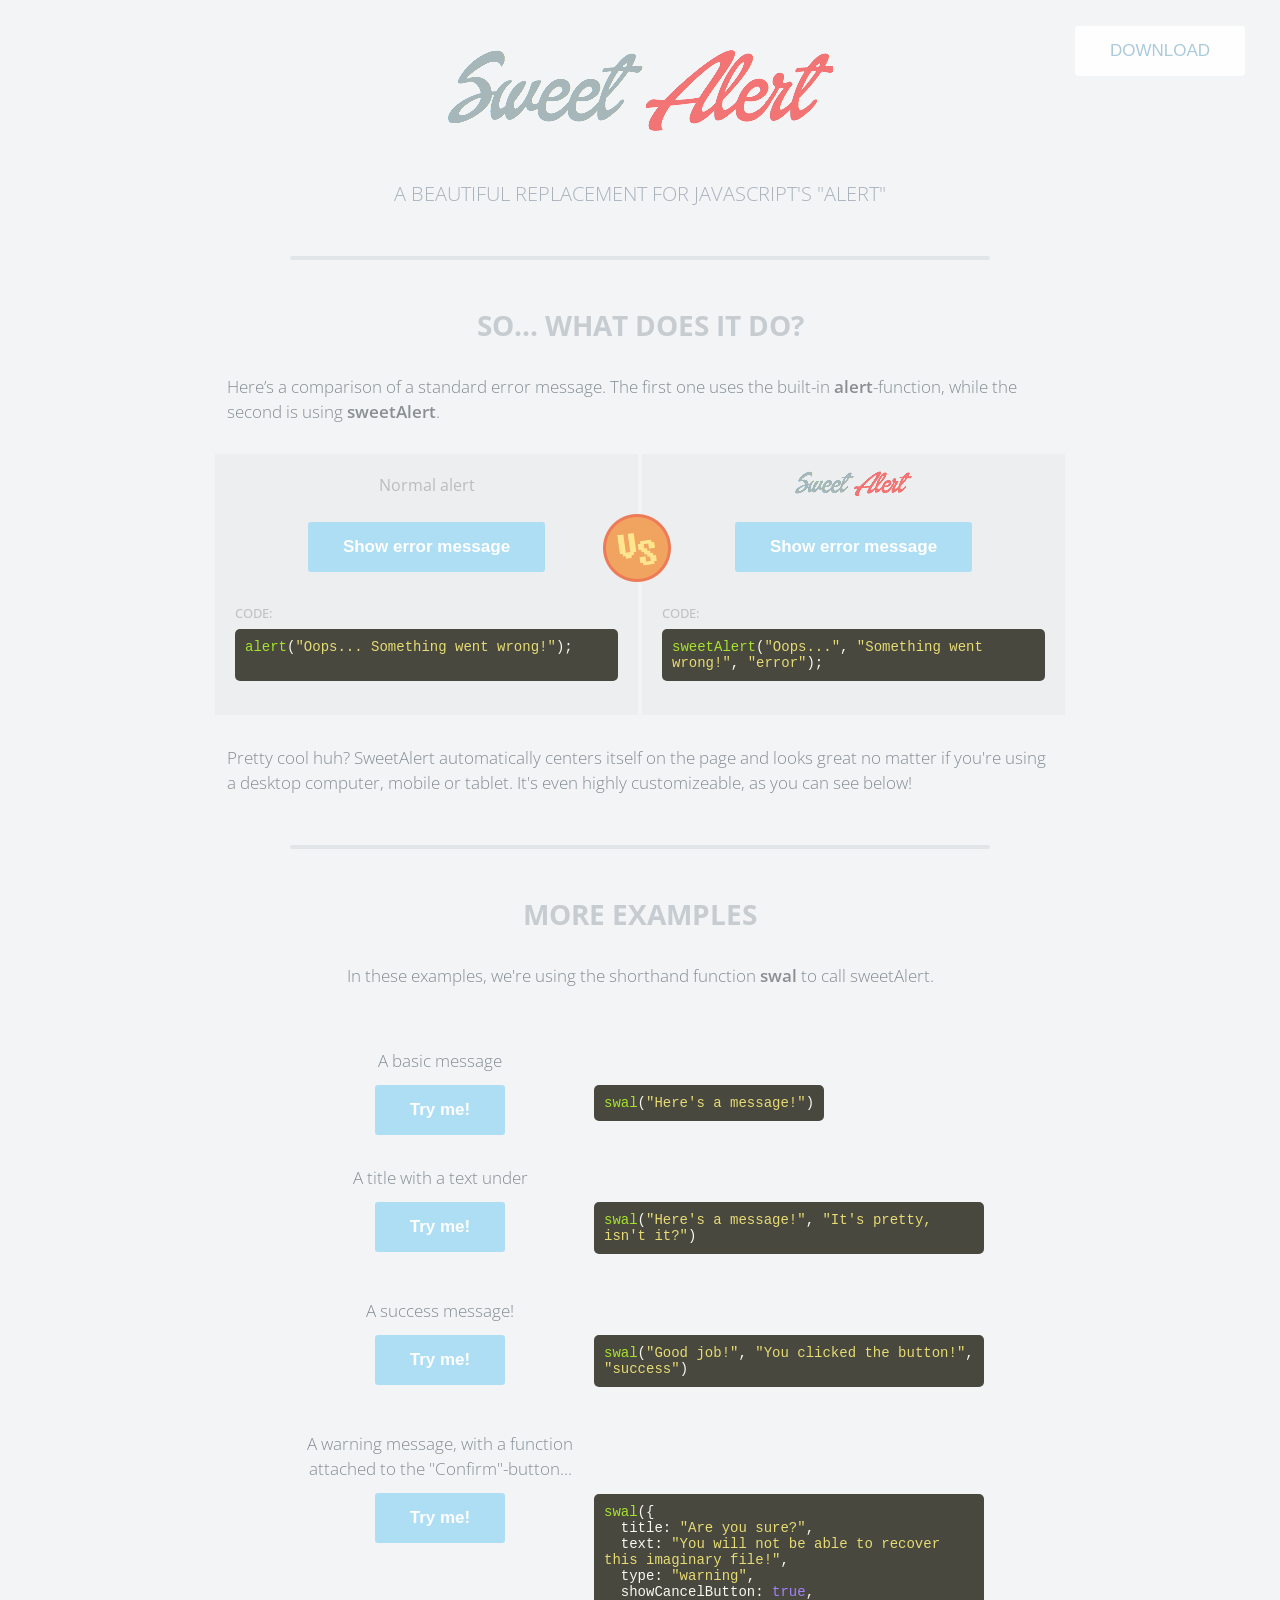
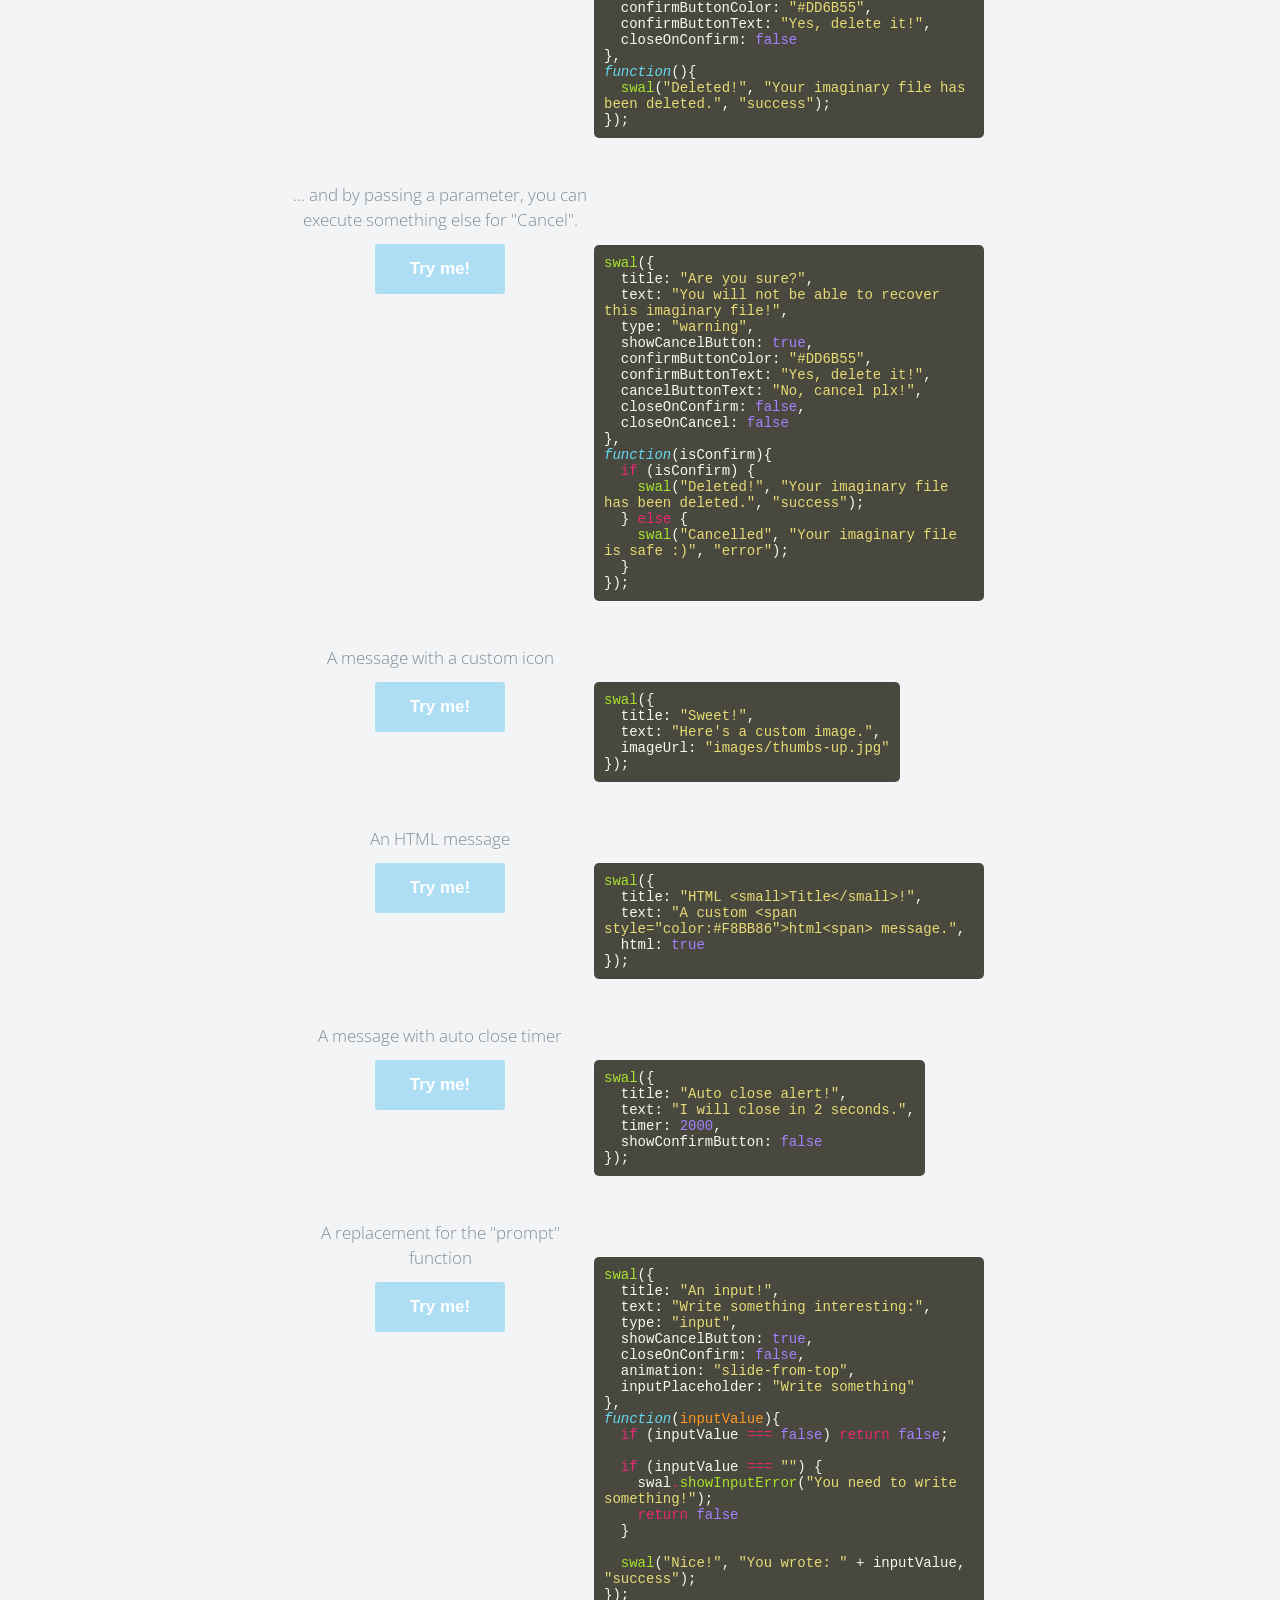
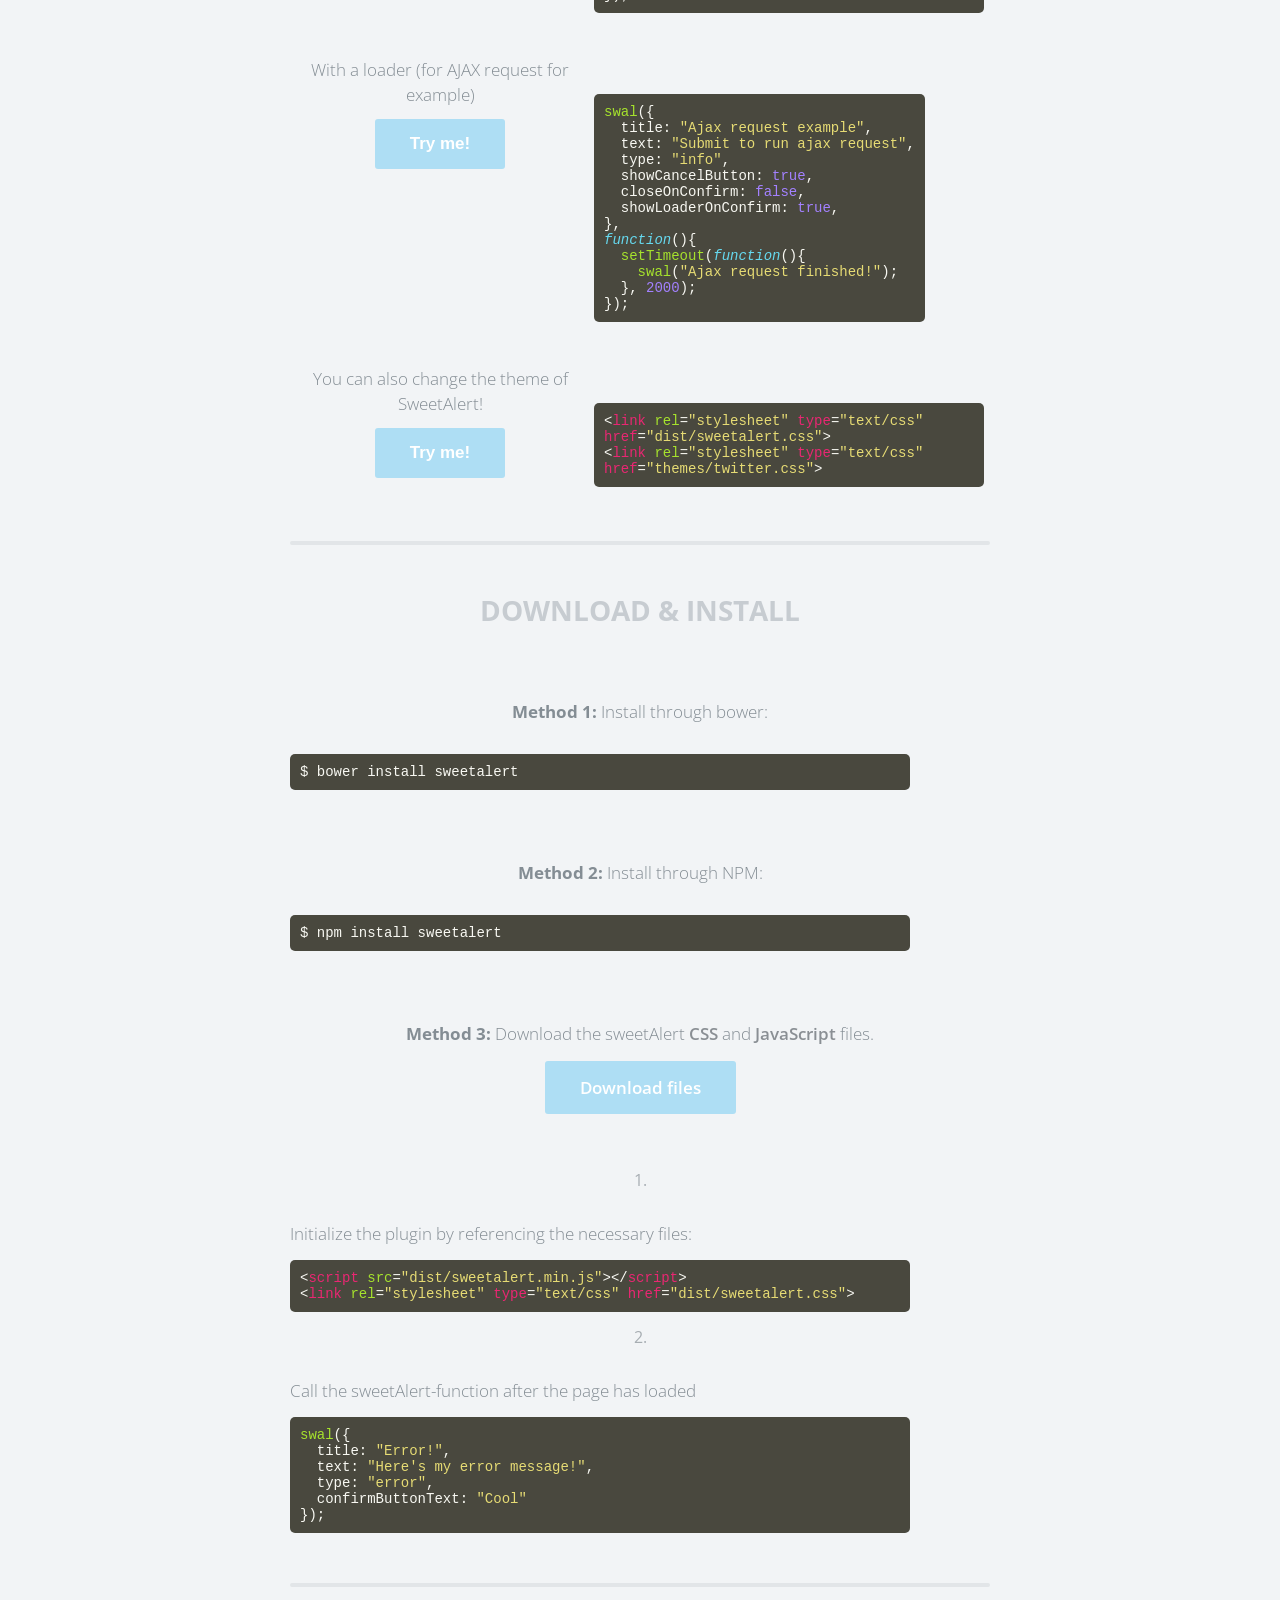
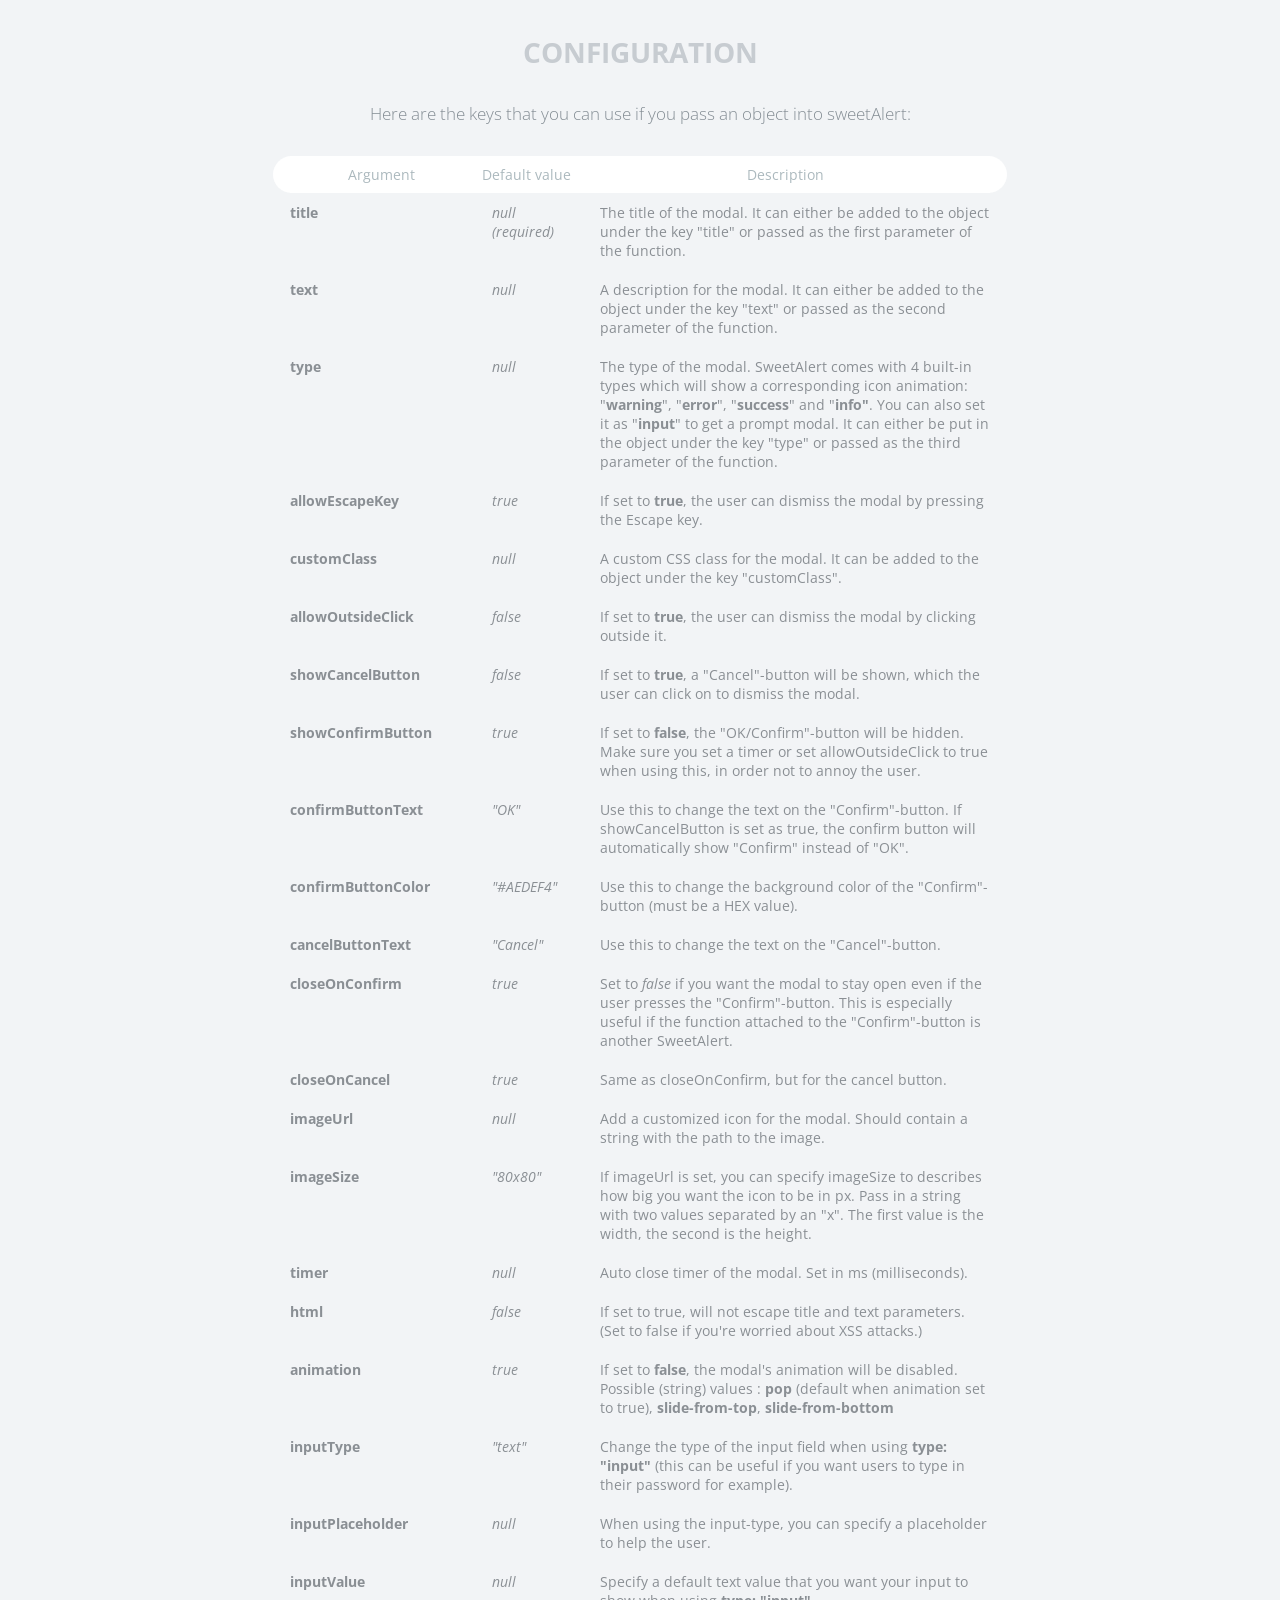
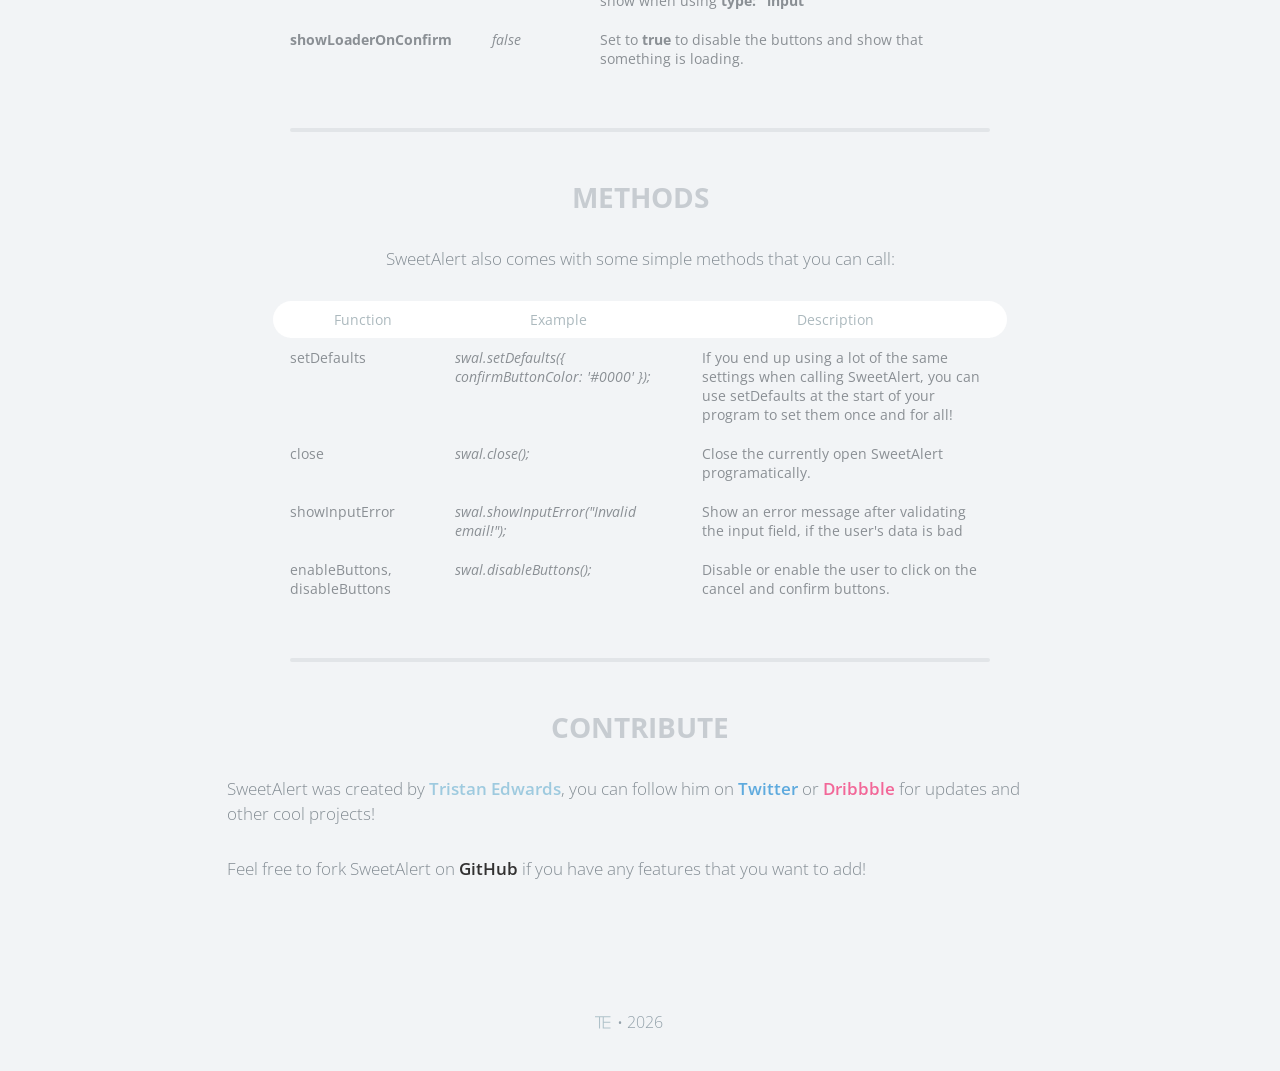
<file: night/public/sweetalert/index.html>
<!doctype html>

<html>

<head>
  <meta charset="utf-8">
  <meta name="viewport" content="width=device-width, initial-scale=1, maximum-scale=1, user-scalable=0" />
  <title>SweetAlert</title>

  <link rel="stylesheet" href="example/example.css">
  <script src="https://code.jquery.com/jquery-2.1.3.min.js"></script>

  <!-- This is what you need -->
  <script src="dist/sweetalert-dev.js"></script>
  <link rel="stylesheet" href="dist/sweetalert.css">
  <!--.......................-->

</head>

<body>

<h1>Sweet Alert</h1>
<h2>A beautiful replacement for JavaScript's "Alert"</h2>
<button class="download">Download</button>

<!-- What does it do? -->
<h3>So... What does it do?</h3>
<p>Here’s a comparison of a standard error message. The first one uses the built-in <strong>alert</strong>-function, while the second is using <strong>sweetAlert</strong>.</p>

<div class="showcase normal">
	<h4>Normal alert</h4>
	<button>Show error message</button>

	<h5>Code:</h5>
	<pre><span class="attr">alert</span>(<span class="str">"Oops... Something went wrong!"</span>);

	</pre>

	<div class="vs-icon"></div>
</div>

<div class="showcase sweet">
	<h4>Sweet Alert</h4>
	<button>Show error message</button>

	<h5>Code:</h5>
	<pre><span class="attr">sweetAlert</span>(<span class="str">"Oops..."</span>, <span class="str">"Something went wrong!"</span>, <span class="str">"error"</span>);</pre>
</div>

<p>Pretty cool huh? SweetAlert automatically centers itself on the page and looks great no matter if you're using a desktop computer, mobile or tablet. It's even highly customizeable, as you can see below!</p>


<!-- Examples -->
<h3>More examples</h3>

<p class="center">In these examples, we're using the shorthand function <strong>swal</strong> to call sweetAlert.</p>

<ul class="examples">

	<li class="message">
		<div class="ui">
			<p>A basic message</p>
			<button>Try me!</button>
		</div>
		<pre><span class="attr">swal</span>(<span class="str">"Here's a message!"</span>)</pre>
	</li>

	<li class="title-text">
		<div class="ui">
			<p>A title with a text under</p>
			<button>Try me!</button>
		</div>
		<pre><span class="attr">swal</span>(<span class="str">"Here's a message!"</span>, <span class="str">"It's pretty, isn't it?"</span>)</pre>
	</li>

	<li class="success">
		<div class="ui">
			<p>A success message!</p>
			<button>Try me!</button>
		</div>
		<pre><span class="attr">swal</span>(<span class="str">"Good job!"</span>, <span class="str">"You clicked the button!"</span>, <span class="str">"success"</span>)</pre>
	</li>

	<li class="warning confirm">
		<div class="ui">
			<p>A warning message, with a function attached to the "Confirm"-button...</p>
			<button>Try me!</button>
		</div>
		<pre><span class="attr">swal</span>({
&nbsp;&nbsp;title: <span class="str">"Are you sure?"</span>,
&nbsp;&nbsp;text: <span class="str">"You will not be able to recover this imaginary file!"</span>,
&nbsp;&nbsp;type: <span class="str">"warning"</span>,
&nbsp;&nbsp;showCancelButton: <span class="val">true</span>,
&nbsp;&nbsp;confirmButtonColor: <span class="str">"#DD6B55"</span>,
&nbsp;&nbsp;confirmButtonText: <span class="str">"Yes, delete it!"</span>,
&nbsp;&nbsp;closeOnConfirm: <span class="val">false</span>
},
<span class="func"><i>function</i></span>(){
&nbsp;&nbsp;<span class="attr">swal</span>(<span class="str">"Deleted!"</span>, <span class="str">"Your imaginary file has been deleted."</span>, <span class="str">"success"</span>);
});</pre>
	</li>

	<li class="warning cancel">
		<div class="ui">
			<p>... and by passing a parameter, you can execute something else for "Cancel".</p>
			<button>Try me!</button>
		</div>
		<pre><span class="attr">swal</span>({
&nbsp;&nbsp;title: <span class="str">"Are you sure?"</span>,
&nbsp;&nbsp;text: <span class="str">"You will not be able to recover this imaginary file!"</span>,
&nbsp;&nbsp;type: <span class="str">"warning"</span>,
&nbsp;&nbsp;showCancelButton: <span class="val">true</span>,
&nbsp;&nbsp;confirmButtonColor: <span class="str">"#DD6B55"</span>,
&nbsp;&nbsp;confirmButtonText: <span class="str">"Yes, delete it!"</span>,
&nbsp;&nbsp;cancelButtonText: <span class="str">"No, cancel plx!"</span>,
&nbsp;&nbsp;closeOnConfirm: <span class="val">false</span>,
&nbsp;&nbsp;closeOnCancel: <span class="val">false</span>
},
<span class="func"><i>function</i></span>(isConfirm){
&nbsp;&nbsp;<span class="tag">if</span> (isConfirm) {
&nbsp;&nbsp;&nbsp;&nbsp;<span class="attr">swal</span>(<span class="str">"Deleted!"</span>, <span class="str">"Your imaginary file has been deleted."</span>, <span class="str">"success"</span>);
&nbsp;&nbsp;} <span class="tag">else</span> {
	&nbsp;&nbsp;&nbsp;&nbsp;<span class="attr">swal</span>(<span class="str">"Cancelled"</span>, <span class="str">"Your imaginary file is safe :)"</span>, <span class="str">"error"</span>);
&nbsp;&nbsp;}
});</pre>
	</li>

	<li class="custom-icon">
		<div class="ui">
			<p>A message with a custom icon</p>
			<button>Try me!</button>
		</div>
		<pre><span class="attr">swal</span>({
&nbsp;&nbsp;title: <span class="str">"Sweet!"</span>,
&nbsp;&nbsp;text: <span class="str">"Here's a custom image."</span>,
&nbsp;&nbsp;imageUrl: <span class="str">"images/thumbs-up.jpg"</span>
});</pre>
	</li>

	<li class="message-html">
		<div class="ui">
			<p>An HTML message</p>
			<button>Try me!</button>
		</div>
		<pre><span class="attr">swal</span>({
&nbsp;&nbsp;title: <span class="str">"HTML &lt;small&gt;Title&lt;/small&gt;!"</span>,
&nbsp;&nbsp;text: <span class="str">"A custom &lt;span style="color:#F8BB86"&gt;html&lt;span&gt; message."</span>,
&nbsp;&nbsp;html: <span class="val">true</span>
});</pre>
	</li>

	<li class="timer">
		<div class="ui">
			<p>A message with auto close timer</p>
			<button>Try me!</button>
		</div>
		<pre><span class="attr">swal</span>({
&nbsp;&nbsp;title: <span class="str">"Auto close alert!"</span>,
&nbsp;&nbsp;text: <span class="str">"I will close in 2 seconds."</span>,
&nbsp;&nbsp;timer: <span class="val">2000</span>,
&nbsp;&nbsp;showConfirmButton: <span class="val">false</span>
});</pre>
	</li>


	<li class="input">
		<div class="ui">
			<p>A replacement for the "prompt" function</p>
			<button>Try me!</button>
		</div>
		<pre><span class="attr">swal</span>({
&nbsp;&nbsp;title: <span class="str">"An input!"</span>,
&nbsp;&nbsp;text: <span class="str">"Write something interesting:"</span>,
&nbsp;&nbsp;type: <span class="str">"input"</span>,
&nbsp;&nbsp;showCancelButton: <span class="val">true</span>,
&nbsp;&nbsp;closeOnConfirm: <span class="val">false</span>,
&nbsp;&nbsp;animation: <span class="str">"slide-from-top"</span>,
&nbsp;&nbsp;inputPlaceholder: <span class="str">"Write something"</span>
},
<span class="func"><i>function</i></span>(<span class="arg">inputValue</span>){
&nbsp;&nbsp;<span class="tag">if</span> (inputValue <span class="tag">===</span> <span class="val">false</span>) <span class="tag">return</span> <span class="val">false</span>;
&nbsp;&nbsp;
&nbsp;&nbsp;<span class="tag">if</span> (inputValue <span class="tag">===</span> <span class="str">""</span>) {
&nbsp;&nbsp;&nbsp;&nbsp;swal<span class="tag">.</span><span class="attr">showInputError</span>(<span class="str">"You need to write something!"</span>);
&nbsp;&nbsp;&nbsp;&nbsp;<span class="tag">return</span> <span class="val">false</span>
&nbsp;&nbsp;}
&nbsp;&nbsp;
&nbsp;&nbsp;<span class="attr">swal</span>(<span class="str">"Nice!"</span>, <span class="str">"You wrote: "</span> + inputValue, <span class="str">"success"</span>);
});</pre>
	</li>

  <li class="ajax">
    <div class="ui">
			<p>With a loader (for AJAX request for example)</p>
			<button>Try me!</button>
		</div>
		<pre><span class="attr">swal</span>({
&nbsp;&nbsp;title: <span class="str">"Ajax request example"</span>,
&nbsp;&nbsp;text: <span class="str">"Submit to run ajax request"</span>,
&nbsp;&nbsp;type: <span class="str">"info"</span>,
&nbsp;&nbsp;showCancelButton: <span class="val">true</span>,
&nbsp;&nbsp;closeOnConfirm: <span class="val">false</span>,
&nbsp;&nbsp;showLoaderOnConfirm: <span class="val">true</span>,
},
<span class="func"><i>function</i></span>(){
&nbsp;&nbsp;<span class="attr">setTimeout</span>(<span class="func"><i>function</i></span>(){
&nbsp;&nbsp;&nbsp;&nbsp;<span class="attr">swal</span>(<span class="str">"Ajax request finished!"</span>);
&nbsp;&nbsp;}, <span class="val">2000</span>);
});</pre>
	</li>

	<li class="theme">
		<div class="ui">
			<p>You can also change the theme of SweetAlert!</p>
			<button>Try me!</button>
		</div>
		<pre>&lt;<span class="tag">link</span> <span class="attr">rel</span>=<span class="str">"stylesheet"</span> <span class="tag">type</span>=<span class="str">"text/css"</span> <span class="tag">href</span>=<span class="str">"dist/sweetalert.css"</span>&gt;
			&lt;<span class="tag">link</span> <span class="attr">rel</span>=<span class="str">"stylesheet"</span> <span class="tag">type</span>=<span class="str">"text/css"</span> <span class="tag">href</span>=<span class="str">"themes/twitter.css"</span>&gt;</pre>
	</li>

</ul>


<!-- Download & Install -->
<h3 id="download-section">Download & install</h3>

<div class="center-container">
	<p class="center"><b>Method 1:</b> Install through bower:</p>
	<pre class="center">$ bower install sweetalert</pre>
</div>

<div class="center-container">
	<p class="center"><b>Method 2:</b> Install through NPM:</p>
	<pre class="center">$ npm install sweetalert</pre>
</div>

<p class="center"><b>Method 3:</b> Download the sweetAlert <strong>CSS</strong> and <strong>JavaScript</strong> files.</p>

<a class="button" href="https://github.com/t4t5/sweetalert/archive/master.zip" download>Download files</a>

<ol>
	<li>
		<p>Initialize the plugin by referencing the necessary files:</p>
		<pre>&lt;<span class="tag">script</span> <span class="attr">src</span>=<span class="str">"dist/sweetalert.min.js"</span>&gt;&lt;/<span class="tag">script</span>&gt;
&lt;<span class="tag">link</span> <span class="attr">rel</span>=<span class="str">"stylesheet"</span> <span class="tag">type</span>=<span class="str">"text/css"</span> <span class="tag">href</span>=<span class="str">"dist/sweetalert.css"</span>&gt;</pre>
	</li>

	<li>
		<p>Call the sweetAlert-function after the page has loaded</p>
		<pre><span class="attr">swal</span>({
&nbsp;&nbsp;title: <span class="str">"Error!"</span>,
&nbsp;&nbsp;text: <span class="str">"Here's my error message!"</span>,
&nbsp;&nbsp;type: <span class="str">"error"</span>,
&nbsp;&nbsp;confirmButtonText: <span class="str">"Cool"</span>
});
</pre>
	</li>
</ol>



<!-- Configuration -->
<h3>Configuration</h3>

<p class="center">Here are the keys that you can use if you pass an object into sweetAlert:</p>

<table>
	<tr class="titles">
		<th>
			<div class="border-left"></div>
			Argument
		</th>
		<th>Default value</th>
		<th>
			<div class="border-right"></div>
			Description
		</th>
	</tr>
	<tr>
		<td><b>title</b></td>
		<td><i>null (required)</i></td>
		<td>The title of the modal. It can either be added to the object under the key "title" or passed as the first parameter of the function.</td>
	</tr>
	<tr>
		<td><b>text</b></td>
		<td><i>null</i></td>
		<td>A description for the modal. It can either be added to the object under the key "text" or passed as the second parameter of the function.</td>
	</tr>
	<tr>
		<td><b>type</b></td>
		<td><i>null</i></td>
		<td>The type of the modal. SweetAlert comes with 4 built-in types which will show a corresponding icon animation: "<strong>warning</strong>", "<strong>error</strong>", "<strong>success</strong>" and "<strong>info"</strong>. You can also set it as "<strong>input</strong>" to get a prompt modal. It can either be put in the object under the key "type" or passed as the third parameter of the function.</td>
	</tr>
    <tr>
      <td><b>allowEscapeKey</b></td>
      <td><i>true</i></td>
      <td>If set to <strong>true</strong>, the user can dismiss the modal by pressing the Escape key.</td>
    </tr>
	<tr>
		<td><b>customClass</b></td>
		<td><i>null</i></td>
		<td>A custom CSS class for the modal. It can be added to the object under the key "customClass".</td>
	</tr>
	<tr>
		<td><b>allowOutsideClick</b></td>
		<td><i>false</i></td>
		<td>If set to <strong>true</strong>, the user can dismiss the modal by clicking outside it.</td>
	</tr>
	<tr>
		<td><b>showCancelButton</b></td>
		<td><i>false</i></td>
		<td>If set to <strong>true</strong>, a "Cancel"-button will be shown, which the user can click on to dismiss the modal.</td>
	</tr>
	<tr>
		<td><b>showConfirmButton</b></td>
		<td><i>true</i></td>
		<td>If set to <strong>false</strong>, the "OK/Confirm"-button will be hidden. Make sure you set a timer or set allowOutsideClick to true when using this, in order not to annoy the user.</td>
	</tr>
	<tr>
		<td><b>confirmButtonText</b></td>
		<td><i>"OK"</i></td>
		<td>Use this to change the text on the "Confirm"-button. If showCancelButton is set as true, the confirm button will automatically show "Confirm" instead of "OK".</td>
	</tr>
	<tr>
		<td><b>confirmButtonColor</b></td>
		<td><i>"#AEDEF4"</i></td>
		<td>Use this to change the background color of the "Confirm"-button (must be a HEX value).</td>
	</tr>
	<tr>
		<td><b>cancelButtonText</b></td>
		<td><i>"Cancel"</i></td>
		<td>Use this to change the text on the "Cancel"-button.</td>
	</tr>
	<tr>
		<td><b>closeOnConfirm</b></td>
		<td><i>true</i></td>
		<td>Set to <i>false</i> if you want the modal to stay open even if the user presses the "Confirm"-button. This is especially useful if the function attached to the "Confirm"-button is another SweetAlert.</td>
	</tr>
	<tr>
		<td><b>closeOnCancel</b></td>
		<td><i>true</i></td>
		<td>Same as closeOnConfirm, but for the cancel button.</td>
	</tr>
	<tr>
		<td><b>imageUrl</b></td>
		<td><i>null</i></td>
		<td>Add a customized icon for the modal. Should contain a string with the path to the image.</td>
	</tr>
	<tr>
		<td><b>imageSize</b></td>
		<td><i>"80x80"</i></td>
		<td>If imageUrl is set, you can specify imageSize to describes how big you want the icon to be in px. Pass in a string with two values separated by an "x". The first value is the width, the second is the height.</td>
	</tr>
	<tr>
		<td><b>timer</b></td>
		<td><i>null</i></td>
		<td>Auto close timer of the modal. Set in ms (milliseconds).</td>
	</tr>
	<tr>
		<td><b>html</b></td>
		<td><i>false</i></td>
		<td>If set to true, will not escape title and text parameters. (Set to false if you're worried about XSS attacks.)</td>
	</tr>
	<tr>
		<td><b>animation</b></td>
		<td><i>true</i></td>
		<td>If set to <strong>false</strong>, the modal's animation will be disabled. Possible (string) values : <strong>pop</strong> (default when animation set to true), <strong>slide-from-top</strong>, <strong>slide-from-bottom</strong></td>
	</tr>
	<tr>
		<td><b>inputType</b></td>
		<td><i>"text"</i></td>
		<td>Change the type of the input field when using <strong>type: "input"</strong> (this can be useful if you want users to type in their password for example).</td>
	</tr>
	<tr>
		<td><b>inputPlaceholder</b></td>
		<td><i>null</i></td>
		<td>When using the input-type, you can specify a placeholder to help the user.</td>
	</tr>
	<tr>
		<td><b>inputValue</b></td>
		<td><i>null</i></td>
		<td>Specify a default text value that you want your input to show when using <strong>type: "input"</strong></td>
	</tr>
	<tr>
		<td><b>showLoaderOnConfirm</b></td>
		<td><i>false</i></td>
    <td>Set to <strong>true</strong> to disable the buttons and show that something is loading.</td>
	</tr>
</table>


<!-- Methods -->
<h3>Methods</h3>

<p class="center">SweetAlert also comes with some simple methods that you can call:</p>

<table>
	<tr class="titles">
		<th>
			<div class="border-left"></div>
			Function
		</th>
		<th>Example</th>
		<th>
			<div class="border-right"></div>
			Description
		</th>
	</tr>
	<tr>
		<td>setDefaults</td>
		<td><i>swal.setDefaults({ confirmButtonColor: '#0000' });</i></td>
		<td>If you end up using a lot of the same settings when calling SweetAlert, you can use setDefaults at the start of your program to set them once and for all!</td>
	</tr>
	<tr>
		<td>close</td>
		<td><i>swal.close();</i></td>
		<td>Close the currently open SweetAlert programatically.</td>
	</tr>
	<tr>
		<td>showInputError</td>
		<td><i>swal.showInputError("Invalid email!");</i></td>
		<td>Show an error message after validating the input field, if the user's data is bad</td>
	</tr>
	<tr>
		<td>enableButtons, disableButtons</td>
		<td><i>swal.disableButtons();</i></td>
		<td>Disable or enable the user to click on the cancel and confirm buttons.</td>
	</tr>
</table>



<!-- Contribute -->
<h3>Contribute</h3>
<p>SweetAlert was created by <a href="http://tristanedwards.me" target="_blank">Tristan Edwards</a>, you can follow him on <a href="https://twitter.com/t4t5" target="_blank" class="twitter">Twitter</a> or <a href="https://dribbble.com/tristanedwards" target="_blank" class="dribbble">Dribbble</a> for updates and other cool projects!</p>
<p>Feel free to fork SweetAlert on <a href="https://github.com/t4t5/sweetalert" class="github">GitHub</a> if you have any features that you want to add!</p>


<footer>
	<span class="te-logo">TE</span> • <script>document.write(new Date().getFullYear())</script>
</footer>


<script>

document.querySelector('button.download').onclick = function(){
	$("html, body").animate({ scrollTop: $("#download-section").offset().top }, 1000);
};

document.querySelector('.showcase.normal button').onclick = function(){
	alert("Oops... Something went wrong!");
};

document.querySelector('.showcase.sweet button').onclick = function(){
	swal("Oops...", "Something went wrong!", "error");
};

document.querySelector('ul.examples li.message button').onclick = function(){
	swal("Here's a message!");
};

document.querySelector('ul.examples li.timer button').onclick = function(){
	swal({
		title: "Auto close alert!",
		text: "I will close in 2 seconds.",
		timer: 2000,
		showConfirmButton: false
	});
};

document.querySelector('ul.examples li.title-text button').onclick = function(){
	swal("Here's a message!", "It's pretty, isn't it?");
};

document.querySelector('ul.examples li.success button').onclick = function(){
	swal("Good job!", "You clicked the button!", "success");
};

document.querySelector('ul.examples li.warning.confirm button').onclick = function(){
	swal({
		title: "Are you sure?",
		text: "You will not be able to recover this imaginary file!",
		type: "warning",
		showCancelButton: true,
		confirmButtonColor: '#DD6B55',
		confirmButtonText: 'Yes, delete it!',
		closeOnConfirm: false
	},
	function(){
		swal("Deleted!", "Your imaginary file has been deleted!", "success");
	});
};

document.querySelector('ul.examples li.warning.cancel button').onclick = function(){
	swal({
		title: "Are you sure?",
		text: "You will not be able to recover this imaginary file!",
		type: "warning",
		showCancelButton: true,
		confirmButtonColor: '#DD6B55',
		confirmButtonText: 'Yes, delete it!',
		cancelButtonText: "No, cancel plx!",
		closeOnConfirm: false,
		closeOnCancel: false
	},
	function(isConfirm){
    if (isConfirm){
      swal("Deleted!", "Your imaginary file has been deleted!", "success");
    } else {
      swal("Cancelled", "Your imaginary file is safe :)", "error");
    }
	});
};

document.querySelector('ul.examples li.custom-icon button').onclick = function(){
	swal({
		title: "Sweet!",
		text: "Here's a custom image.",
		imageUrl: 'example/images/thumbs-up.jpg'
	});
};

document.querySelector('ul.examples li.message-html button').onclick = function(){
	swal({
		title: "HTML <small>Title</small>!",
		text: 'A custom <span style="color:#F8BB86">html</span> message.',
		html: true
	});
};

document.querySelector('ul.examples li.input button').onclick = function(){
	swal({
		title: "An input!",
		text: 'Write something interesting:',
		type: 'input',
		showCancelButton: true,
		closeOnConfirm: false,
		animation: "slide-from-top",
		inputPlaceholder: "Write something",
	},
	function(inputValue){
		if (inputValue === false) return false;

		if (inputValue === "") {
			swal.showInputError("You need to write something!");
			return false;
		}
    
		swal("Nice!", 'You wrote: ' + inputValue, "success");

	});
};

document.querySelector('ul.examples li.theme button').onclick = function() {
	swal({
		title: "Themes!",
		text: "Here's the Twitter theme for SweetAlert!",
		confirmButtonText: "Cool!",
		customClass: 'twitter'
	});
};

document.querySelector('ul.examples li.ajax button').onclick = function() {
  swal({
    title: 'Ajax request example',
    text: 'Submit to run ajax request',
    type: 'info',
    showCancelButton: true,
    closeOnConfirm: false,
    showLoaderOnConfirm: true,
  }, function(){
    setTimeout(function() {
      swal('Ajax request finished!');
    }, 2000);
  });
};

</script>



</body>

</html>
</file>
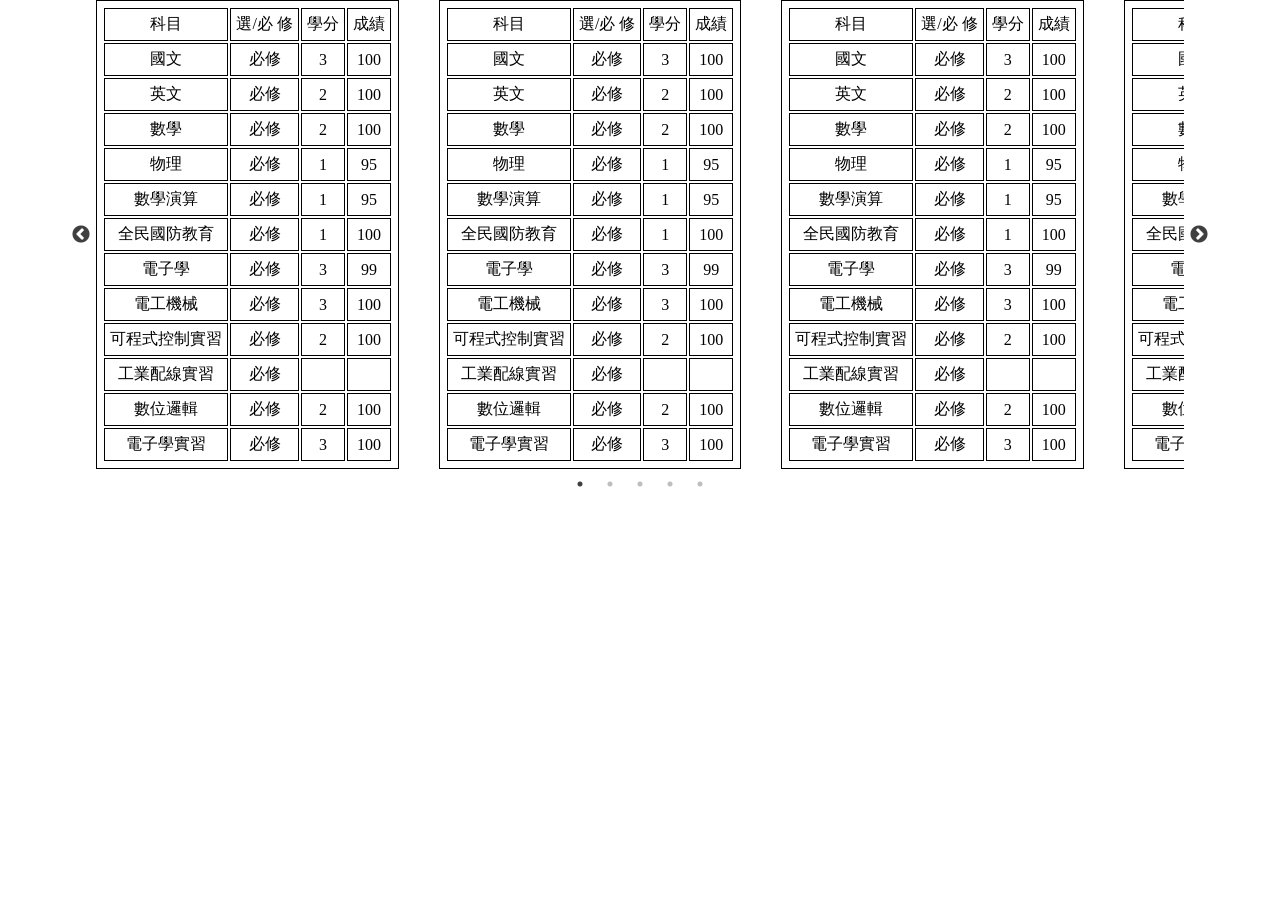
<file: night/public/slick-1.6.0/test.html>
<!DOCTYPE html>
<html>
<head>
<title>Slick Playground</title>
<meta charset="UTF-8">
<meta name="viewport" content="width=device-width, initial-scale=1">
<link rel="stylesheet" type="text/css" href="./slick/slick.css">
<link rel="stylesheet" type="text/css" href="./slick/slick-theme.css">
<style type="text/css">
html,
body {
  margin: 0;
  padding: 0;
}

* {
  box-sizing: border-box;
}

.slider {
  width: 50%;
  margin: 0 auto;
}

.slick-slide {
  margin: 0px 20px;
}

.slick-slide img {
  width: 100%;
}

.slick-prev:before,
.slick-next:before {
  color: black;
}
table{
  width:100%;
  text-align: center;
}
table,
th,
td {
  padding: 5px;
  border: 1px solid black;
}
</style>
</head>
<body>
<section class="variable slider" style="width:85%">
  <div>
    <table>
      <tr>
        <td>科目</td>
        <td>選/必 修</td>
        <td>學分</td>
        <td>成績</td>
      </tr>
      <tr>
        <td>國文</td>
        <td>必修</td>
        <td>3</td>
        <td>100</td>
      </tr>
      <tr>
        <td>英文</td>
        <td>必修</td>
        <td>2</td>
        <td>100</td>
      </tr>
      <tr>
        <td>數學</td>
        <td>必修</td>
        <td>2</td>
        <td>100</td>
      </tr>
      <tr>
        <td>物理</td>
        <td>必修</td>
        <td>1</td>
        <td>95</td>
      </tr>
      <tr>
        <td>數學演算</td>
        <td>必修</td>
        <td>1</td>
        <td>95</td>
      </tr>
      <tr>
        <td>全民國防教育</td>
        <td>必修</td>
        <td>1</td>
        <td>100</td>
      </tr>
      <tr>
        <td>電子學</td>
        <td>必修</td>
        <td>3</td>
        <td>99</td>
      </tr>
      <tr>
        <td>電工機械</td>
        <td>必修</td>
        <td>3</td>
        <td>100</td>
      </tr>
      <tr>
        <td>可程式控制實習</td>
        <td>必修</td>
        <td>2</td>
        <td>100</td>
      </tr>
      <tr>
        <td>工業配線實習</td>
        <td>必修</td>
        <td></td>
        <td></td>
      </tr>
      <tr>
        <td>數位邏輯</td>
        <td>必修</td>
        <td>2</td>
        <td>100</td>
      </tr>
      <tr>
        <td>電子學實習</td>
        <td>必修</td>
        <td>3</td>
        <td>100</td>
      </tr>
    </table>
  </div>
  <div>
    <table>
      <tr>
        <td>科目</td>
        <td>選/必 修</td>
        <td>學分</td>
        <td>成績</td>
      </tr>
      <tr>
        <td>國文</td>
        <td>必修</td>
        <td>3</td>
        <td>100</td>
      </tr>
      <tr>
        <td>英文</td>
        <td>必修</td>
        <td>2</td>
        <td>100</td>
      </tr>
      <tr>
        <td>數學</td>
        <td>必修</td>
        <td>2</td>
        <td>100</td>
      </tr>
      <tr>
        <td>物理</td>
        <td>必修</td>
        <td>1</td>
        <td>95</td>
      </tr>
      <tr>
        <td>數學演算</td>
        <td>必修</td>
        <td>1</td>
        <td>95</td>
      </tr>
      <tr>
        <td>全民國防教育</td>
        <td>必修</td>
        <td>1</td>
        <td>100</td>
      </tr>
      <tr>
        <td>電子學</td>
        <td>必修</td>
        <td>3</td>
        <td>99</td>
      </tr>
      <tr>
        <td>電工機械</td>
        <td>必修</td>
        <td>3</td>
        <td>100</td>
      </tr>
      <tr>
        <td>可程式控制實習</td>
        <td>必修</td>
        <td>2</td>
        <td>100</td>
      </tr>
      <tr>
        <td>工業配線實習</td>
        <td>必修</td>
        <td></td>
        <td></td>
      </tr>
      <tr>
        <td>數位邏輯</td>
        <td>必修</td>
        <td>2</td>
        <td>100</td>
      </tr>
      <tr>
        <td>電子學實習</td>
        <td>必修</td>
        <td>3</td>
        <td>100</td>
      </tr>
    </table>
  </div>
  <div>
    <table>
      <tr>
        <td>科目</td>
        <td>選/必 修</td>
        <td>學分</td>
        <td>成績</td>
      </tr>
      <tr>
        <td>國文</td>
        <td>必修</td>
        <td>3</td>
        <td>100</td>
      </tr>
      <tr>
        <td>英文</td>
        <td>必修</td>
        <td>2</td>
        <td>100</td>
      </tr>
      <tr>
        <td>數學</td>
        <td>必修</td>
        <td>2</td>
        <td>100</td>
      </tr>
      <tr>
        <td>物理</td>
        <td>必修</td>
        <td>1</td>
        <td>95</td>
      </tr>
      <tr>
        <td>數學演算</td>
        <td>必修</td>
        <td>1</td>
        <td>95</td>
      </tr>
      <tr>
        <td>全民國防教育</td>
        <td>必修</td>
        <td>1</td>
        <td>100</td>
      </tr>
      <tr>
        <td>電子學</td>
        <td>必修</td>
        <td>3</td>
        <td>99</td>
      </tr>
      <tr>
        <td>電工機械</td>
        <td>必修</td>
        <td>3</td>
        <td>100</td>
      </tr>
      <tr>
        <td>可程式控制實習</td>
        <td>必修</td>
        <td>2</td>
        <td>100</td>
      </tr>
      <tr>
        <td>工業配線實習</td>
        <td>必修</td>
        <td></td>
        <td></td>
      </tr>
      <tr>
        <td>數位邏輯</td>
        <td>必修</td>
        <td>2</td>
        <td>100</td>
      </tr>
      <tr>
        <td>電子學實習</td>
        <td>必修</td>
        <td>3</td>
        <td>100</td>
      </tr>
    </table>
  </div>
  <div>
    <table>
      <tr>
        <td>科目</td>
        <td>選/必 修</td>
        <td>學分</td>
        <td>成績</td>
      </tr>
      <tr>
        <td>國文</td>
        <td>必修</td>
        <td>3</td>
        <td>100</td>
      </tr>
      <tr>
        <td>英文</td>
        <td>必修</td>
        <td>2</td>
        <td>100</td>
      </tr>
      <tr>
        <td>數學</td>
        <td>必修</td>
        <td>2</td>
        <td>100</td>
      </tr>
      <tr>
        <td>物理</td>
        <td>必修</td>
        <td>1</td>
        <td>95</td>
      </tr>
      <tr>
        <td>數學演算</td>
        <td>必修</td>
        <td>1</td>
        <td>95</td>
      </tr>
      <tr>
        <td>全民國防教育</td>
        <td>必修</td>
        <td>1</td>
        <td>100</td>
      </tr>
      <tr>
        <td>電子學</td>
        <td>必修</td>
        <td>3</td>
        <td>99</td>
      </tr>
      <tr>
        <td>電工機械</td>
        <td>必修</td>
        <td>3</td>
        <td>100</td>
      </tr>
      <tr>
        <td>可程式控制實習</td>
        <td>必修</td>
        <td>2</td>
        <td>100</td>
      </tr>
      <tr>
        <td>工業配線實習</td>
        <td>必修</td>
        <td></td>
        <td></td>
      </tr>
      <tr>
        <td>數位邏輯</td>
        <td>必修</td>
        <td>2</td>
        <td>100</td>
      </tr>
      <tr>
        <td>電子學實習</td>
        <td>必修</td>
        <td>3</td>
        <td>100</td>
      </tr>
    </table>
  </div>
  <div>
    <table>
      <tr>
        <td>科目</td>
        <td>選/必 修</td>
        <td>學分</td>
        <td>成績</td>
      </tr>
      <tr>
        <td>國文</td>
        <td>必修</td>
        <td>3</td>
        <td>100</td>
      </tr>
      <tr>
        <td>英文</td>
        <td>必修</td>
        <td>2</td>
        <td>100</td>
      </tr>
      <tr>
        <td>數學</td>
        <td>必修</td>
        <td>2</td>
        <td>100</td>
      </tr>
      <tr>
        <td>物理</td>
        <td>必修</td>
        <td>1</td>
        <td>95</td>
      </tr>
      <tr>
        <td>數學演算</td>
        <td>必修</td>
        <td>1</td>
        <td>95</td>
      </tr>
      <tr>
        <td>全民國防教育</td>
        <td>必修</td>
        <td>1</td>
        <td>100</td>
      </tr>
      <tr>
        <td>電子學</td>
        <td>必修</td>
        <td>3</td>
        <td>99</td>
      </tr>
      <tr>
        <td>電工機械</td>
        <td>必修</td>
        <td>3</td>
        <td>100</td>
      </tr>
      <tr>
        <td>可程式控制實習</td>
        <td>必修</td>
        <td>2</td>
        <td>100</td>
      </tr>
      <tr>
        <td>工業配線實習</td>
        <td>必修</td>
        <td></td>
        <td></td>
      </tr>
      <tr>
        <td>數位邏輯</td>
        <td>必修</td>
        <td>2</td>
        <td>100</td>
      </tr>
      <tr>
        <td>電子學實習</td>
        <td>必修</td>
        <td>3</td>
        <td>100</td>
      </tr>
    </table>
  </div>
</section>
<script src="https://code.jquery.com/jquery-2.2.0.min.js" type="text/javascript"></script>
<script src="./slick/slick.js" type="text/javascript" charset="utf-8"></script>
<script type="text/javascript">
$(document).on('ready', function () {
  $(".regular").slick({
    dots: true,
    infinite: true,
    slidesToShow: 3,
    slidesToScroll: 3
  });
  $(".center").slick({
    dots: true,
    infinite: true,
    centerMode: true,
    slidesToShow: 3,
    slidesToScroll: 3
  });
  $(".variable").slick({
    dots: true,
    infinite: true,
    variableWidth: true
  });
});
</script>
</body>
</html>
</file>
<file: night/public/sweetalert/example/example.css>
@import url(http://fonts.googleapis.com/css?family=Open+Sans:400,600,700,300);
@import url(http://fonts.googleapis.com/css?family=Open+Sans+Condensed:700);
body {
  background-color: #f2f4f6;
  font-family: 'Open Sans', sans-serif;
  text-align: center; }

h1 {
  background-image: url("images/logo_big.png");
  background-image: -webkit-image-set(url("images/logo_big.png") 1x, url("images/logo_big@2x.png") 2x);
  width: 385px;
  height: 81px;
  text-indent: -9999px;
  white-space: nowrap;
  margin: 50px auto; }
  @media all and (max-width: 420px) {
    h1 {
      width: 300px;
      background-size: contain;
      background-repeat: no-repeat;
      background-position: center; } }
  @media all and (max-width: 330px) {
    h1 {
      width: 250px; } }

h2 {
  font-size: 20px;
  color: #A9B2BC;
  line-height: 25px;
  text-transform: uppercase;
  font-weight: 300;
  text-align: center;
  display: block; }

h3 {
  font-size: 28px;
  color: #C7CCD1;
  text-transform: uppercase;
  font-family: 'Open Sans Condensed', sans-serif;
  margin-top: 100px;
  text-align: center;
  position: relative; }
  h3#download-section {
    margin-top: 50px;
    padding-top: 40px; }
  h3::after {
    content: "";
    background-color: #e2e5e8;
    height: 4px;
    width: 700px;
    left: 50%;
    margin-left: -350px;
    position: absolute;
    margin-top: -50px;
    border-radius: 2px; }
    @media all and (max-width: 740px) {
      h3::after {
        width: auto;
        left: 20px;
        right: 20px;
        margin-left: 0; } }

a {
  text-decoration: none; }

p {
  max-width: 826px;
  margin: 30px auto;
  font-size: 17px;
  font-weight: 300;
  color: #848D94;
  line-height: 25px;
  text-align: left; }
  p.center {
    text-align: center; }
  p strong {
    color: #8A8F94;
    font-weight: 600; }
  p a {
    color: #9ECADF;
    font-weight: 600; }
    p a:hover {
      text-decoration: underline; }
    p a.twitter {
      color: #5eaade; }
    p a.dribbble {
      color: #f26798; }
    p a.github {
      color: #323131; }

button, .button {
  background-color: #AEDEF4;
  color: white;
  border: none;
  box-shadow: none;
  font-size: 17px;
  font-weight: 500;
  font-weight: 600;
  border-radius: 3px;
  padding: 15px 35px;
  margin: 26px 5px 0 5px;
  cursor: pointer; }
  button:focus, .button:focus {
    outline: none; }
  button:hover, .button:hover {
    background-color: #a1d9f2; }
  button:active, .button:active {
    background-color: #81ccee; }
  button.cancel, .button.cancel {
    background-color: #D0D0D0; }
    button.cancel:hover, .button.cancel:hover {
      background-color: #c8c8c8; }
    button.cancel:active, .button.cancel:active {
      background-color: #b6b6b6; }
  button.download, .button.download {
    position: fixed;
    right: 30px;
    top: 0;
    background-color: rgba(255, 255, 255, 0.9);
    color: #ABCADA;
    font-weight: 500;
    text-transform: uppercase;
    z-index: 3; }
    @media all and (max-width: 1278px) {
      button.download, .button.download {
        display: none; } }

.center-container {
  max-width: 700px;
  margin: 70px auto; }

pre {
  background-color: #49483e;
  color: #f8f8f2;
  padding: 10px;
  border-radius: 5px;
  white-space: pre-line;
  text-align: left;
  font-size: 14px;
  max-width: 600px; }
  pre .str {
    color: #e6db74; }
  pre .func {
    color: #66d9ef; }
  pre .val {
    color: #a381ff; }
  pre .tag {
    color: #e92772; }
  pre .attr {
    color: #a6e22d; }
  pre .arg {
    color: #fd9720; }

.showcase {
  background-color: #eceef0;
  padding: 20px;
  display: inline-block;
  width: 383px;
  vertical-align: top;
  position: relative; }
  @media all and (max-width: 865px) {
    .showcase {
      margin: 5px auto;
      padding: 46px 20px; } }
  @media all and (max-width: 440px) {
    .showcase {
      width: auto; } }
  .showcase h4 {
    font-size: 16px;
    color: #BCBCBC;
    line-height: 22px;
    margin: 0 auto;
    font-weight: 400; }
  .showcase.sweet h4 {
    width: 117px;
    height: 25px;
    margin-top: -3px;
    text-indent: -9999px;
    background-image: url("images/logo_small.png");
    background-image: -webkit-image-set(url("images/logo_small.png") 1x, url("images/logo_small@2x.png") 2x); }
  .showcase h5 {
    margin-bottom: -7px;
    text-align: left;
    font-weight: 500;
    text-transform: uppercase;
    color: #c2c2c2; }
  .showcase button {
    margin-bottom: 10px; }
  .showcase .vs-icon {
    background-image: url("images/vs_icon.png");
    background-image: -webkit-image-set(url("images/vs_icon.png") 1x, url("images/vs_icon@2x.png") 2x);
    width: 69px;
    height: 69px;
    position: absolute;
    right: -34px;
    top: 60px;
    z-index: 2; }
    @media all and (max-width: 865px) {
      .showcase .vs-icon {
        margin: 5px auto;
        right: auto;
        left: 50%;
        margin-left: -35px;
        top: auto;
        bottom: -35px; } }

ul.examples {
  list-style-type: none;
  width: 700px;
  margin: 0 auto;
  text-align: left;
  padding-left: 0; }
  @media all and (max-width: 758px) {
    ul.examples {
      width: auto; } }
  ul.examples li {
    padding-left: 0; }
  ul.examples .ui, ul.examples pre {
    display: inline-block;
    vertical-align: top; }
    @media all and (max-width: 758px) {
      ul.examples .ui, ul.examples pre {
        display: block;
        max-width: none;
        margin: 0 auto; } }
  ul.examples .ui {
    width: 300px;
    text-align: center; }
    ul.examples .ui button {
      margin-top: 12px; }
    ul.examples .ui p {
      text-align: center;
      margin-bottom: 0; }
  ul.examples pre {
    max-width: 370px;
    margin-top: 67px; }
    @media all and (max-width: 758px) {
      ul.examples pre {
        margin-top: 16px !important;
        margin-bottom: 60px; } }
  ul.examples .warning pre {
    margin-top: 93px; }

ol {
  max-width: 700px;
  margin: 70px auto;
  list-style-position: inside;
  padding-left: 0; }
  ol li {
    color: #A7ADB2; }
    ol li p {
      margin-bottom: 10px; }

table {
  width: 700px;
  font-size: 14px;
  color: #8a8f94;
  margin: 10px auto;
  text-align: left;
  border-collapse: collapse; }
  @media all and (max-width: 750px) {
    table {
      width: auto;
      margin: 10px 20px; } }
  table th {
    background-color: white;
    padding: 9px;
    color: #acb9be;
    font-weight: 400;
    text-align: center;
    position: relative; }
    table th .border-left, table th .border-right {
      position: absolute;
      background-color: white;
      border-radius: 50%;
      top: 0;
      left: -17px;
      width: 37px;
      height: 37px; }
    table th .border-right {
      left: auto;
      right: -17px; }
    @media all and (max-width: 750px) {
      table th:nth-child(2) {
        display: none; } }
  table td {
    padding: 10px 20px;
    vertical-align: top; }
    table td:first-child {
      padding-left: 0px; }
    table td:last-child {
      padding-right: 0px; }
    @media all and (max-width: 750px) {
      table td:nth-child(2) {
        display: none; } }
    @media all and (max-width: 360px) {
      table td {
        padding: 10px 4px; }
        table td b {
          font-size: 13px; } }

footer {
  margin-top: 100px;
  padding-bottom: 30px;
  color: #9A999F;
  display: inline-block;
  position: relative;
  color: gray;
  font-weight: 400;
  color: #93a1aa;
  font-weight: 300; }
  footer .te-logo {
    text-indent: -99999px;
    background-size: contain;
    background-repeat: no-repeat;
    background-position: center center;
    height: 16px;
    width: 16px;
    display: inline-block;
    margin-right: 5px;
    background-image: url("images/te-logo-small.svg");
    position: absolute;
    left: -22px;
    top: 3px; }

.sweet-alert.twitter {
  font-family: "Helvetica Neue", Helvetica, Arial, sans-serif;
  padding: 15px;
  padding-top: 55px;
  text-align: right;
  border-radius: 6px;
  box-shadow: 0px 0px 0px 1px rgba(0, 0, 0, 0.11), 0px 6px 30px rgba(0, 0, 0, 0.14); }
  .sweet-alert.twitter ~ .sweet-overlay {
    background: rgba(41, 47, 51, 0.9); }
  .sweet-alert.twitter h2 {
    position: absolute;
    top: 0;
    left: 0;
    right: 0;
    height: 40px;
    line-height: 40px;
    font-size: 16px;
    font-weight: 400;
    color: #8899a6;
    margin: 0;
    color: #66757f;
    border-bottom: 1px solid #e1e8ed; }
  .sweet-alert.twitter p {
    display: block;
    text-align: center;
    color: #66757f;
    font-weight: 400;
    font-size: 13px;
    margin-top: 7px; }
  .sweet-alert.twitter .sa-button-container {
    background-color: #f5f8fa;
    border-top: 1px solid #e1e8ed;
    box-shadow: 0px -1px 0px white;
    margin: -15px;
    margin-top: 0; }
  .sweet-alert.twitter[data-has-confirm-button=false][data-has-cancel-button=false] {
    padding-bottom: 10px; }
    .sweet-alert.twitter[data-has-confirm-button=false][data-has-cancel-button=false] .sa-button-container {
      display: none; }
  .sweet-alert.twitter button {
    border-radius: 2px;
    box-shadow: none !important;
    text-shadow: 0px -1px 0px rgba(0, 0, 0, 0.3);
    margin: 17px 0px;
    border-radius: 4px;
    font-size: 14px;
    font-weight: 600;
    padding: 8px 16px;
    position: relative; }
    .sweet-alert.twitter button:focus, .sweet-alert.twitter button.cancel:focus {
      box-shadow: none !important; }
      .sweet-alert.twitter button:focus::before, .sweet-alert.twitter button.cancel:focus::before {
        content: "";
        position: absolute;
        left: -5px;
        top: -5px;
        right: -5px;
        bottom: -5px;
        border: 2px solid #a5b0b4;
        border-radius: 8px; }
    .sweet-alert.twitter button.confirm {
      background-color: #55acee !important;
      background-image: linear-gradient(transparent, rgba(0, 0, 0, 0.05));
      -ms-filter: "progid:DXImageTransform.Microsoft.gradient(startColorstr=#00000000, endColorstr=#0C000000)";
      border: 1px solid #3b88c3;
      box-shadow: inset 0 1px 0 rgba(255, 255, 255, 0.15);
      margin-right: 15px; }
      .sweet-alert.twitter button.confirm:hover {
        background-color: #55acee;
        background-image: linear-gradient(transparent, rgba(0, 0, 0, 0.15));
        -ms-filter: "progid:DXImageTransform.Microsoft.gradient(startColorstr=#00000000, endColorstr=#26000000)";
        border-color: #3b88c3; }
    .sweet-alert.twitter button.cancel {
      color: #66757e;
      background-color: #f5f8fa;
      background-image: linear-gradient(#fff, #f5f8fa);
      text-shadow: 0px -1px 0px white;
      margin-right: 9px;
      border: 1px solid #e1e8ed; }
      .sweet-alert.twitter button.cancel:hover, .sweet-alert.twitter button.cancel:focus:hover {
        background-color: #e1e8ed;
        background-image: linear-gradient(#fff, #e1e8ed);
        -ms-filter: "progid:DXImageTransform.Microsoft.gradient(enabled=false)";
        border-color: #e1e8ed; }
      .sweet-alert.twitter button.cancel:focus {
        background: #fff;
        border-color: #fff; }
  .sweet-alert.twitter .sa-icon {
    transform: scale(0.72);
    margin-bottom: -2px;
    margin-top: -10px; }
  .sweet-alert.twitter input {
    border: 1px solid #e1e8ed;
    border-radius: 3px;
    padding: 10px 7px;
    height: auto;
    box-shadow: none;
    font-size: 13px;
    margin: 10px 0; }
    .sweet-alert.twitter input:focus {
      border-color: #94A1A6;
      box-shadow: inset 0 0 0 1px rgba(77, 99, 107, 0.7); }
  .sweet-alert.twitter fieldset .sa-input-error {
    display: none; }
  .sweet-alert.twitter .sa-error-container {
    text-align: center;
    border: none;
    background-color: #fbedc0;
    margin-bottom: 6px; }
    .sweet-alert.twitter .sa-error-container.show {
      border: 1px solid #f0e1b9; }
    .sweet-alert.twitter .sa-error-container .icon {
      display: none; }
    .sweet-alert.twitter .sa-error-container p {
      color: #292f33;
      font-weight: 600;
      margin-top: 0; }
</file>
<file: night/public/sweetalert/dist/sweetalert.css>
body.stop-scrolling {
  height: 100%;
  overflow: hidden; }

.sweet-overlay {
  background-color: black;
  /* IE8 */
  -ms-filter: "progid:DXImageTransform.Microsoft.Alpha(Opacity=40)";
  /* IE8 */
  background-color: rgba(0, 0, 0, 0.4);
  position: fixed;
  left: 0;
  right: 0;
  top: 0;
  bottom: 0;
  display: none;
  z-index: 10000; }

.sweet-alert {
  background-color: white;
  font-family: 'Open Sans', 'Helvetica Neue', Helvetica, Arial, sans-serif;
  width: 478px;
  padding: 17px;
  border-radius: 5px;
  text-align: center;
  position: fixed;
  left: 50%;
  top: 50%;
  margin-left: -256px;
  margin-top: -200px;
  overflow: hidden;
  display: none;
  z-index: 99999; }
  @media all and (max-width: 540px) {
    .sweet-alert {
      width: auto;
      margin-left: 0;
      margin-right: 0;
      left: 15px;
      right: 15px; } }
  .sweet-alert h2 {
    color: #575757;
    font-size: 30px;
    text-align: center;
    font-weight: 600;
    text-transform: none;
    position: relative;
    margin: 25px 0;
    padding: 0;
    line-height: 40px;
    display: block; }
  .sweet-alert p {
    color: #797979;
    font-size: 16px;
    text-align: center;
    font-weight: 300;
    position: relative;
    text-align: inherit;
    float: none;
    margin: 0;
    padding: 0;
    line-height: normal; }
  .sweet-alert fieldset {
    border: none;
    position: relative; }
  .sweet-alert .sa-error-container {
    background-color: #f1f1f1;
    margin-left: -17px;
    margin-right: -17px;
    overflow: hidden;
    padding: 0 10px;
    max-height: 0;
    webkit-transition: padding 0.15s, max-height 0.15s;
    transition: padding 0.15s, max-height 0.15s; }
    .sweet-alert .sa-error-container.show {
      padding: 10px 0;
      max-height: 100px;
      webkit-transition: padding 0.2s, max-height 0.2s;
      transition: padding 0.25s, max-height 0.25s; }
    .sweet-alert .sa-error-container .icon {
      display: inline-block;
      width: 24px;
      height: 24px;
      border-radius: 50%;
      background-color: #ea7d7d;
      color: white;
      line-height: 24px;
      text-align: center;
      margin-right: 3px; }
    .sweet-alert .sa-error-container p {
      display: inline-block; }
  .sweet-alert .sa-input-error {
    position: absolute;
    top: 29px;
    right: 26px;
    width: 20px;
    height: 20px;
    opacity: 0;
    -webkit-transform: scale(0.5);
    transform: scale(0.5);
    -webkit-transform-origin: 50% 50%;
    transform-origin: 50% 50%;
    -webkit-transition: all 0.1s;
    transition: all 0.1s; }
    .sweet-alert .sa-input-error::before, .sweet-alert .sa-input-error::after {
      content: "";
      width: 20px;
      height: 6px;
      background-color: #f06e57;
      border-radius: 3px;
      position: absolute;
      top: 50%;
      margin-top: -4px;
      left: 50%;
      margin-left: -9px; }
    .sweet-alert .sa-input-error::before {
      -webkit-transform: rotate(-45deg);
      transform: rotate(-45deg); }
    .sweet-alert .sa-input-error::after {
      -webkit-transform: rotate(45deg);
      transform: rotate(45deg); }
    .sweet-alert .sa-input-error.show {
      opacity: 1;
      -webkit-transform: scale(1);
      transform: scale(1); }
  .sweet-alert input {
    width: 100%;
    box-sizing: border-box;
    border-radius: 3px;
    border: 1px solid #d7d7d7;
    height: 43px;
    margin-top: 10px;
    margin-bottom: 17px;
    font-size: 18px;
    box-shadow: inset 0px 1px 1px rgba(0, 0, 0, 0.06);
    padding: 0 12px;
    display: none;
    -webkit-transition: all 0.3s;
    transition: all 0.3s; }
    .sweet-alert input:focus {
      outline: none;
      box-shadow: 0px 0px 3px #c4e6f5;
      border: 1px solid #b4dbed; }
      .sweet-alert input:focus::-moz-placeholder {
        transition: opacity 0.3s 0.03s ease;
        opacity: 0.5; }
      .sweet-alert input:focus:-ms-input-placeholder {
        transition: opacity 0.3s 0.03s ease;
        opacity: 0.5; }
      .sweet-alert input:focus::-webkit-input-placeholder {
        transition: opacity 0.3s 0.03s ease;
        opacity: 0.5; }
    .sweet-alert input::-moz-placeholder {
      color: #bdbdbd; }
    .sweet-alert input::-ms-clear {
      display: none; }
    .sweet-alert input:-ms-input-placeholder {
      color: #bdbdbd; }
    .sweet-alert input::-webkit-input-placeholder {
      color: #bdbdbd; }
  .sweet-alert.show-input input {
    display: block; }
  .sweet-alert .sa-confirm-button-container {
    display: inline-block;
    position: relative; }
  .sweet-alert .la-ball-fall {
    position: absolute;
    left: 50%;
    top: 50%;
    margin-left: -27px;
    margin-top: 4px;
    opacity: 0;
    visibility: hidden; }
  .sweet-alert button {
    background-color: #8CD4F5;
    color: white;
    border: none;
    box-shadow: none;
    font-size: 17px;
    font-weight: 500;
    -webkit-border-radius: 4px;
    border-radius: 5px;
    padding: 10px 32px;
    margin: 26px 5px 0 5px;
    cursor: pointer; }
    .sweet-alert button:focus {
      outline: none;
      box-shadow: 0 0 2px rgba(128, 179, 235, 0.5), inset 0 0 0 1px rgba(0, 0, 0, 0.05); }
    .sweet-alert button:hover {
      background-color: #7ecff4; }
    .sweet-alert button:active {
      background-color: #5dc2f1; }
    .sweet-alert button.cancel {
      background-color: #C1C1C1; }
      .sweet-alert button.cancel:hover {
        background-color: #b9b9b9; }
      .sweet-alert button.cancel:active {
        background-color: #a8a8a8; }
      .sweet-alert button.cancel:focus {
        box-shadow: rgba(197, 205, 211, 0.8) 0px 0px 2px, rgba(0, 0, 0, 0.0470588) 0px 0px 0px 1px inset !important; }
    .sweet-alert button[disabled] {
      opacity: .6;
      cursor: default; }
    .sweet-alert button.confirm[disabled] {
      color: transparent; }
      .sweet-alert button.confirm[disabled] ~ .la-ball-fall {
        opacity: 1;
        visibility: visible;
        transition-delay: 0s; }
    .sweet-alert button::-moz-focus-inner {
      border: 0; }
  .sweet-alert[data-has-cancel-button=false] button {
    box-shadow: none !important; }
  .sweet-alert[data-has-confirm-button=false][data-has-cancel-button=false] {
    padding-bottom: 40px; }
  .sweet-alert .sa-icon {
    width: 80px;
    height: 80px;
    border: 4px solid gray;
    -webkit-border-radius: 40px;
    border-radius: 40px;
    border-radius: 50%;
    margin: 20px auto;
    padding: 0;
    position: relative;
    box-sizing: content-box; }
    .sweet-alert .sa-icon.sa-error {
      border-color: #F27474; }
      .sweet-alert .sa-icon.sa-error .sa-x-mark {
        position: relative;
        display: block; }
      .sweet-alert .sa-icon.sa-error .sa-line {
        position: absolute;
        height: 5px;
        width: 47px;
        background-color: #F27474;
        display: block;
        top: 37px;
        border-radius: 2px; }
        .sweet-alert .sa-icon.sa-error .sa-line.sa-left {
          -webkit-transform: rotate(45deg);
          transform: rotate(45deg);
          left: 17px; }
        .sweet-alert .sa-icon.sa-error .sa-line.sa-right {
          -webkit-transform: rotate(-45deg);
          transform: rotate(-45deg);
          right: 16px; }
    .sweet-alert .sa-icon.sa-warning {
      border-color: #F8BB86; }
      .sweet-alert .sa-icon.sa-warning .sa-body {
        position: absolute;
        width: 5px;
        height: 47px;
        left: 50%;
        top: 10px;
        -webkit-border-radius: 2px;
        border-radius: 2px;
        margin-left: -2px;
        background-color: #F8BB86; }
      .sweet-alert .sa-icon.sa-warning .sa-dot {
        position: absolute;
        width: 7px;
        height: 7px;
        -webkit-border-radius: 50%;
        border-radius: 50%;
        margin-left: -3px;
        left: 50%;
        bottom: 10px;
        background-color: #F8BB86; }
    .sweet-alert .sa-icon.sa-info {
      border-color: #C9DAE1; }
      .sweet-alert .sa-icon.sa-info::before {
        content: "";
        position: absolute;
        width: 5px;
        height: 29px;
        left: 50%;
        bottom: 17px;
        border-radius: 2px;
        margin-left: -2px;
        background-color: #C9DAE1; }
      .sweet-alert .sa-icon.sa-info::after {
        content: "";
        position: absolute;
        width: 7px;
        height: 7px;
        border-radius: 50%;
        margin-left: -3px;
        top: 19px;
        background-color: #C9DAE1;
        left: 50%; }
    .sweet-alert .sa-icon.sa-success {
      border-color: #A5DC86; }
      .sweet-alert .sa-icon.sa-success::before, .sweet-alert .sa-icon.sa-success::after {
        content: '';
        -webkit-border-radius: 40px;
        border-radius: 40px;
        border-radius: 50%;
        position: absolute;
        width: 60px;
        height: 120px;
        background: white;
        -webkit-transform: rotate(45deg);
        transform: rotate(45deg); }
      .sweet-alert .sa-icon.sa-success::before {
        -webkit-border-radius: 120px 0 0 120px;
        border-radius: 120px 0 0 120px;
        top: -7px;
        left: -33px;
        -webkit-transform: rotate(-45deg);
        transform: rotate(-45deg);
        -webkit-transform-origin: 60px 60px;
        transform-origin: 60px 60px; }
      .sweet-alert .sa-icon.sa-success::after {
        -webkit-border-radius: 0 120px 120px 0;
        border-radius: 0 120px 120px 0;
        top: -11px;
        left: 30px;
        -webkit-transform: rotate(-45deg);
        transform: rotate(-45deg);
        -webkit-transform-origin: 0px 60px;
        transform-origin: 0px 60px; }
      .sweet-alert .sa-icon.sa-success .sa-placeholder {
        width: 80px;
        height: 80px;
        border: 4px solid rgba(165, 220, 134, 0.2);
        -webkit-border-radius: 40px;
        border-radius: 40px;
        border-radius: 50%;
        box-sizing: content-box;
        position: absolute;
        left: -4px;
        top: -4px;
        z-index: 2; }
      .sweet-alert .sa-icon.sa-success .sa-fix {
        width: 5px;
        height: 90px;
        background-color: white;
        position: absolute;
        left: 28px;
        top: 8px;
        z-index: 1;
        -webkit-transform: rotate(-45deg);
        transform: rotate(-45deg); }
      .sweet-alert .sa-icon.sa-success .sa-line {
        height: 5px;
        background-color: #A5DC86;
        display: block;
        border-radius: 2px;
        position: absolute;
        z-index: 2; }
        .sweet-alert .sa-icon.sa-success .sa-line.sa-tip {
          width: 25px;
          left: 14px;
          top: 46px;
          -webkit-transform: rotate(45deg);
          transform: rotate(45deg); }
        .sweet-alert .sa-icon.sa-success .sa-line.sa-long {
          width: 47px;
          right: 8px;
          top: 38px;
          -webkit-transform: rotate(-45deg);
          transform: rotate(-45deg); }
    .sweet-alert .sa-icon.sa-custom {
      background-size: contain;
      border-radius: 0;
      border: none;
      background-position: center center;
      background-repeat: no-repeat; }

/*
 * Animations
 */
@-webkit-keyframes showSweetAlert {
  0% {
    transform: scale(0.7);
    -webkit-transform: scale(0.7); }
  45% {
    transform: scale(1.05);
    -webkit-transform: scale(1.05); }
  80% {
    transform: scale(0.95);
    -webkit-transform: scale(0.95); }
  100% {
    transform: scale(1);
    -webkit-transform: scale(1); } }

@keyframes showSweetAlert {
  0% {
    transform: scale(0.7);
    -webkit-transform: scale(0.7); }
  45% {
    transform: scale(1.05);
    -webkit-transform: scale(1.05); }
  80% {
    transform: scale(0.95);
    -webkit-transform: scale(0.95); }
  100% {
    transform: scale(1);
    -webkit-transform: scale(1); } }

@-webkit-keyframes hideSweetAlert {
  0% {
    transform: scale(1);
    -webkit-transform: scale(1); }
  100% {
    transform: scale(0.5);
    -webkit-transform: scale(0.5); } }

@keyframes hideSweetAlert {
  0% {
    transform: scale(1);
    -webkit-transform: scale(1); }
  100% {
    transform: scale(0.5);
    -webkit-transform: scale(0.5); } }

@-webkit-keyframes slideFromTop {
  0% {
    top: 0%; }
  100% {
    top: 50%; } }

@keyframes slideFromTop {
  0% {
    top: 0%; }
  100% {
    top: 50%; } }

@-webkit-keyframes slideToTop {
  0% {
    top: 50%; }
  100% {
    top: 0%; } }

@keyframes slideToTop {
  0% {
    top: 50%; }
  100% {
    top: 0%; } }

@-webkit-keyframes slideFromBottom {
  0% {
    top: 70%; }
  100% {
    top: 50%; } }

@keyframes slideFromBottom {
  0% {
    top: 70%; }
  100% {
    top: 50%; } }

@-webkit-keyframes slideToBottom {
  0% {
    top: 50%; }
  100% {
    top: 70%; } }

@keyframes slideToBottom {
  0% {
    top: 50%; }
  100% {
    top: 70%; } }

.showSweetAlert[data-animation=pop] {
  -webkit-animation: showSweetAlert 0.3s;
  animation: showSweetAlert 0.3s; }

.showSweetAlert[data-animation=none] {
  -webkit-animation: none;
  animation: none; }

.showSweetAlert[data-animation=slide-from-top] {
  -webkit-animation: slideFromTop 0.3s;
  animation: slideFromTop 0.3s; }

.showSweetAlert[data-animation=slide-from-bottom] {
  -webkit-animation: slideFromBottom 0.3s;
  animation: slideFromBottom 0.3s; }

.hideSweetAlert[data-animation=pop] {
  -webkit-animation: hideSweetAlert 0.2s;
  animation: hideSweetAlert 0.2s; }

.hideSweetAlert[data-animation=none] {
  -webkit-animation: none;
  animation: none; }

.hideSweetAlert[data-animation=slide-from-top] {
  -webkit-animation: slideToTop 0.4s;
  animation: slideToTop 0.4s; }

.hideSweetAlert[data-animation=slide-from-bottom] {
  -webkit-animation: slideToBottom 0.3s;
  animation: slideToBottom 0.3s; }

@-webkit-keyframes animateSuccessTip {
  0% {
    width: 0;
    left: 1px;
    top: 19px; }
  54% {
    width: 0;
    left: 1px;
    top: 19px; }
  70% {
    width: 50px;
    left: -8px;
    top: 37px; }
  84% {
    width: 17px;
    left: 21px;
    top: 48px; }
  100% {
    width: 25px;
    left: 14px;
    top: 45px; } }

@keyframes animateSuccessTip {
  0% {
    width: 0;
    left: 1px;
    top: 19px; }
  54% {
    width: 0;
    left: 1px;
    top: 19px; }
  70% {
    width: 50px;
    left: -8px;
    top: 37px; }
  84% {
    width: 17px;
    left: 21px;
    top: 48px; }
  100% {
    width: 25px;
    left: 14px;
    top: 45px; } }

@-webkit-keyframes animateSuccessLong {
  0% {
    width: 0;
    right: 46px;
    top: 54px; }
  65% {
    width: 0;
    right: 46px;
    top: 54px; }
  84% {
    width: 55px;
    right: 0px;
    top: 35px; }
  100% {
    width: 47px;
    right: 8px;
    top: 38px; } }

@keyframes animateSuccessLong {
  0% {
    width: 0;
    right: 46px;
    top: 54px; }
  65% {
    width: 0;
    right: 46px;
    top: 54px; }
  84% {
    width: 55px;
    right: 0px;
    top: 35px; }
  100% {
    width: 47px;
    right: 8px;
    top: 38px; } }

@-webkit-keyframes rotatePlaceholder {
  0% {
    transform: rotate(-45deg);
    -webkit-transform: rotate(-45deg); }
  5% {
    transform: rotate(-45deg);
    -webkit-transform: rotate(-45deg); }
  12% {
    transform: rotate(-405deg);
    -webkit-transform: rotate(-405deg); }
  100% {
    transform: rotate(-405deg);
    -webkit-transform: rotate(-405deg); } }

@keyframes rotatePlaceholder {
  0% {
    transform: rotate(-45deg);
    -webkit-transform: rotate(-45deg); }
  5% {
    transform: rotate(-45deg);
    -webkit-transform: rotate(-45deg); }
  12% {
    transform: rotate(-405deg);
    -webkit-transform: rotate(-405deg); }
  100% {
    transform: rotate(-405deg);
    -webkit-transform: rotate(-405deg); } }

.animateSuccessTip {
  -webkit-animation: animateSuccessTip 0.75s;
  animation: animateSuccessTip 0.75s; }

.animateSuccessLong {
  -webkit-animation: animateSuccessLong 0.75s;
  animation: animateSuccessLong 0.75s; }

.sa-icon.sa-success.animate::after {
  -webkit-animation: rotatePlaceholder 4.25s ease-in;
  animation: rotatePlaceholder 4.25s ease-in; }

@-webkit-keyframes animateErrorIcon {
  0% {
    transform: rotateX(100deg);
    -webkit-transform: rotateX(100deg);
    opacity: 0; }
  100% {
    transform: rotateX(0deg);
    -webkit-transform: rotateX(0deg);
    opacity: 1; } }

@keyframes animateErrorIcon {
  0% {
    transform: rotateX(100deg);
    -webkit-transform: rotateX(100deg);
    opacity: 0; }
  100% {
    transform: rotateX(0deg);
    -webkit-transform: rotateX(0deg);
    opacity: 1; } }

.animateErrorIcon {
  -webkit-animation: animateErrorIcon 0.5s;
  animation: animateErrorIcon 0.5s; }

@-webkit-keyframes animateXMark {
  0% {
    transform: scale(0.4);
    -webkit-transform: scale(0.4);
    margin-top: 26px;
    opacity: 0; }
  50% {
    transform: scale(0.4);
    -webkit-transform: scale(0.4);
    margin-top: 26px;
    opacity: 0; }
  80% {
    transform: scale(1.15);
    -webkit-transform: scale(1.15);
    margin-top: -6px; }
  100% {
    transform: scale(1);
    -webkit-transform: scale(1);
    margin-top: 0;
    opacity: 1; } }

@keyframes animateXMark {
  0% {
    transform: scale(0.4);
    -webkit-transform: scale(0.4);
    margin-top: 26px;
    opacity: 0; }
  50% {
    transform: scale(0.4);
    -webkit-transform: scale(0.4);
    margin-top: 26px;
    opacity: 0; }
  80% {
    transform: scale(1.15);
    -webkit-transform: scale(1.15);
    margin-top: -6px; }
  100% {
    transform: scale(1);
    -webkit-transform: scale(1);
    margin-top: 0;
    opacity: 1; } }

.animateXMark {
  -webkit-animation: animateXMark 0.5s;
  animation: animateXMark 0.5s; }

@-webkit-keyframes pulseWarning {
  0% {
    border-color: #F8D486; }
  100% {
    border-color: #F8BB86; } }

@keyframes pulseWarning {
  0% {
    border-color: #F8D486; }
  100% {
    border-color: #F8BB86; } }

.pulseWarning {
  -webkit-animation: pulseWarning 0.75s infinite alternate;
  animation: pulseWarning 0.75s infinite alternate; }

@-webkit-keyframes pulseWarningIns {
  0% {
    background-color: #F8D486; }
  100% {
    background-color: #F8BB86; } }

@keyframes pulseWarningIns {
  0% {
    background-color: #F8D486; }
  100% {
    background-color: #F8BB86; } }

.pulseWarningIns {
  -webkit-animation: pulseWarningIns 0.75s infinite alternate;
  animation: pulseWarningIns 0.75s infinite alternate; }

@-webkit-keyframes rotate-loading {
  0% {
    transform: rotate(0deg); }
  100% {
    transform: rotate(360deg); } }

@keyframes rotate-loading {
  0% {
    transform: rotate(0deg); }
  100% {
    transform: rotate(360deg); } }

/* Internet Explorer 9 has some special quirks that are fixed here */
/* The icons are not animated. */
/* This file is automatically merged into sweet-alert.min.js through Gulp */
/* Error icon */
.sweet-alert .sa-icon.sa-error .sa-line.sa-left {
  -ms-transform: rotate(45deg) \9; }

.sweet-alert .sa-icon.sa-error .sa-line.sa-right {
  -ms-transform: rotate(-45deg) \9; }

/* Success icon */
.sweet-alert .sa-icon.sa-success {
  border-color: transparent\9; }

.sweet-alert .sa-icon.sa-success .sa-line.sa-tip {
  -ms-transform: rotate(45deg) \9; }

.sweet-alert .sa-icon.sa-success .sa-line.sa-long {
  -ms-transform: rotate(-45deg) \9; }

/*!
 * Load Awesome v1.1.0 (http://github.danielcardoso.net/load-awesome/)
 * Copyright 2015 Daniel Cardoso <@DanielCardoso>
 * Licensed under MIT
 */
.la-ball-fall,
.la-ball-fall > div {
  position: relative;
  -webkit-box-sizing: border-box;
  -moz-box-sizing: border-box;
  box-sizing: border-box; }

.la-ball-fall {
  display: block;
  font-size: 0;
  color: #fff; }

.la-ball-fall.la-dark {
  color: #333; }

.la-ball-fall > div {
  display: inline-block;
  float: none;
  background-color: currentColor;
  border: 0 solid currentColor; }

.la-ball-fall {
  width: 54px;
  height: 18px; }

.la-ball-fall > div {
  width: 10px;
  height: 10px;
  margin: 4px;
  border-radius: 100%;
  opacity: 0;
  -webkit-animation: ball-fall 1s ease-in-out infinite;
  -moz-animation: ball-fall 1s ease-in-out infinite;
  -o-animation: ball-fall 1s ease-in-out infinite;
  animation: ball-fall 1s ease-in-out infinite; }

.la-ball-fall > div:nth-child(1) {
  -webkit-animation-delay: -200ms;
  -moz-animation-delay: -200ms;
  -o-animation-delay: -200ms;
  animation-delay: -200ms; }

.la-ball-fall > div:nth-child(2) {
  -webkit-animation-delay: -100ms;
  -moz-animation-delay: -100ms;
  -o-animation-delay: -100ms;
  animation-delay: -100ms; }

.la-ball-fall > div:nth-child(3) {
  -webkit-animation-delay: 0ms;
  -moz-animation-delay: 0ms;
  -o-animation-delay: 0ms;
  animation-delay: 0ms; }

.la-ball-fall.la-sm {
  width: 26px;
  height: 8px; }

.la-ball-fall.la-sm > div {
  width: 4px;
  height: 4px;
  margin: 2px; }

.la-ball-fall.la-2x {
  width: 108px;
  height: 36px; }

.la-ball-fall.la-2x > div {
  width: 20px;
  height: 20px;
  margin: 8px; }

.la-ball-fall.la-3x {
  width: 162px;
  height: 54px; }

.la-ball-fall.la-3x > div {
  width: 30px;
  height: 30px;
  margin: 12px; }

/*
 * Animation
 */
@-webkit-keyframes ball-fall {
  0% {
    opacity: 0;
    -webkit-transform: translateY(-145%);
    transform: translateY(-145%); }
  10% {
    opacity: .5; }
  20% {
    opacity: 1;
    -webkit-transform: translateY(0);
    transform: translateY(0); }
  80% {
    opacity: 1;
    -webkit-transform: translateY(0);
    transform: translateY(0); }
  90% {
    opacity: .5; }
  100% {
    opacity: 0;
    -webkit-transform: translateY(145%);
    transform: translateY(145%); } }

@-moz-keyframes ball-fall {
  0% {
    opacity: 0;
    -moz-transform: translateY(-145%);
    transform: translateY(-145%); }
  10% {
    opacity: .5; }
  20% {
    opacity: 1;
    -moz-transform: translateY(0);
    transform: translateY(0); }
  80% {
    opacity: 1;
    -moz-transform: translateY(0);
    transform: translateY(0); }
  90% {
    opacity: .5; }
  100% {
    opacity: 0;
    -moz-transform: translateY(145%);
    transform: translateY(145%); } }

@-o-keyframes ball-fall {
  0% {
    opacity: 0;
    -o-transform: translateY(-145%);
    transform: translateY(-145%); }
  10% {
    opacity: .5; }
  20% {
    opacity: 1;
    -o-transform: translateY(0);
    transform: translateY(0); }
  80% {
    opacity: 1;
    -o-transform: translateY(0);
    transform: translateY(0); }
  90% {
    opacity: .5; }
  100% {
    opacity: 0;
    -o-transform: translateY(145%);
    transform: translateY(145%); } }

@keyframes ball-fall {
  0% {
    opacity: 0;
    -webkit-transform: translateY(-145%);
    -moz-transform: translateY(-145%);
    -o-transform: translateY(-145%);
    transform: translateY(-145%); }
  10% {
    opacity: .5; }
  20% {
    opacity: 1;
    -webkit-transform: translateY(0);
    -moz-transform: translateY(0);
    -o-transform: translateY(0);
    transform: translateY(0); }
  80% {
    opacity: 1;
    -webkit-transform: translateY(0);
    -moz-transform: translateY(0);
    -o-transform: translateY(0);
    transform: translateY(0); }
  90% {
    opacity: .5; }
  100% {
    opacity: 0;
    -webkit-transform: translateY(145%);
    -moz-transform: translateY(145%);
    -o-transform: translateY(145%);
    transform: translateY(145%); } }
</file>
